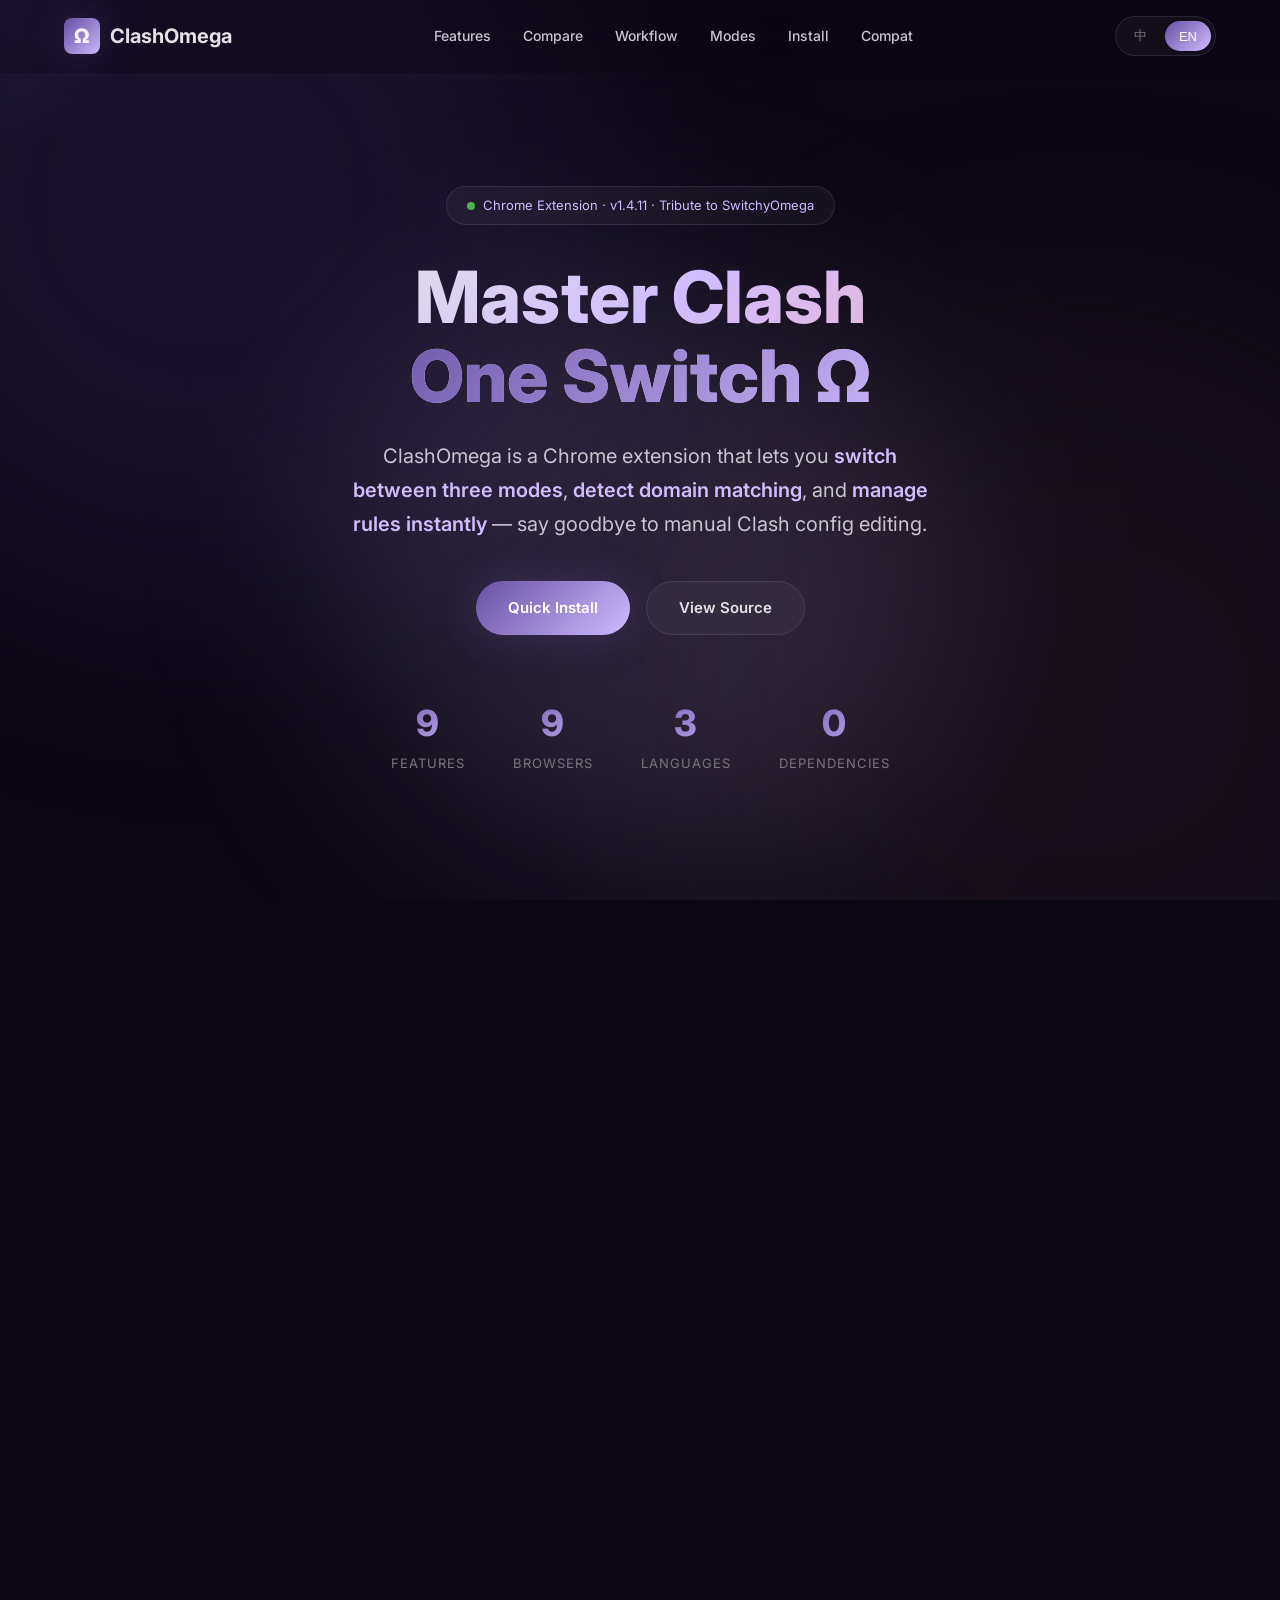
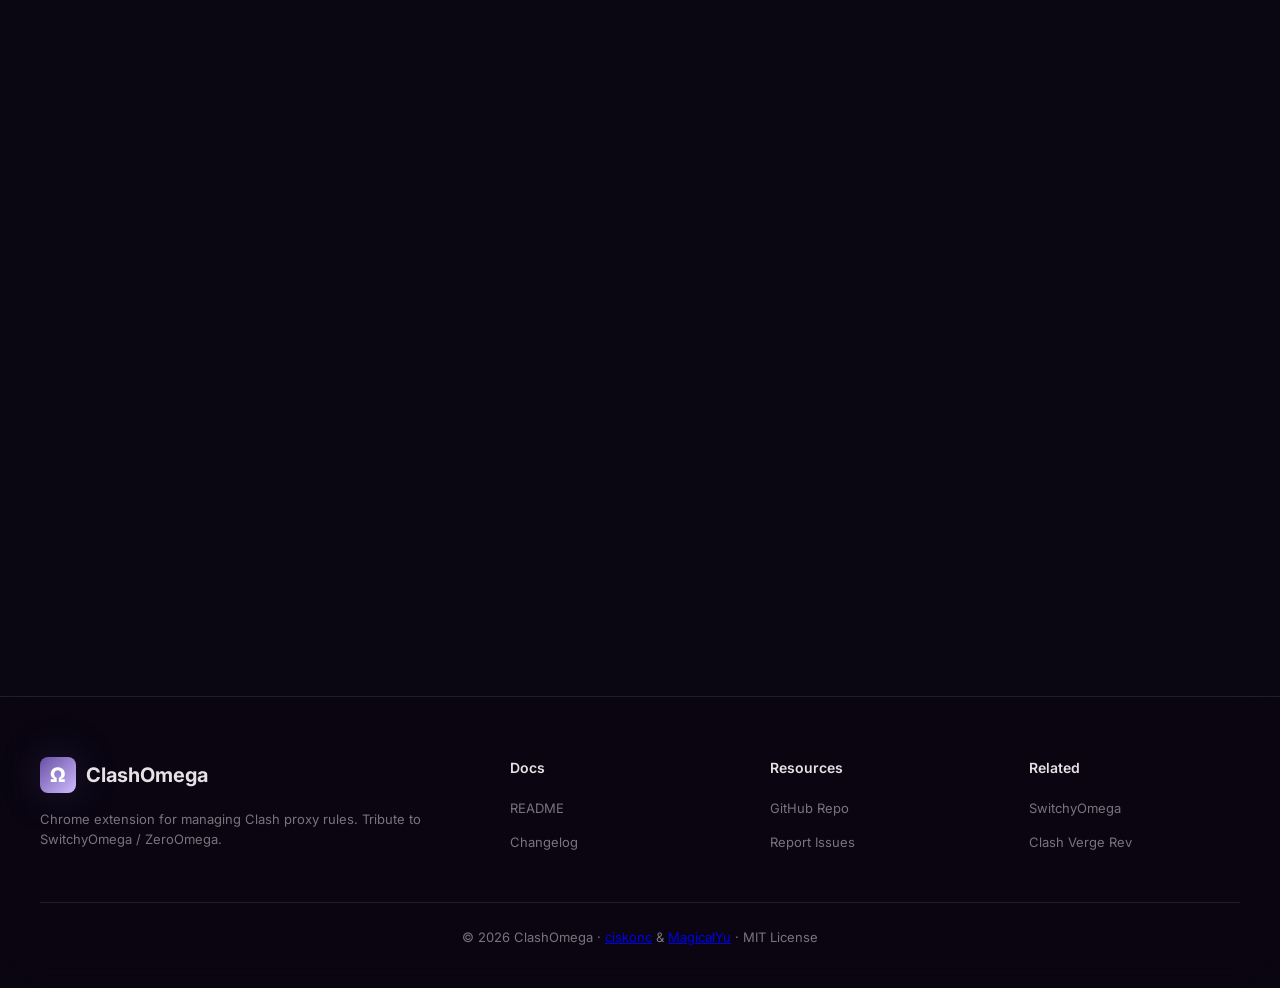
<file: docs/index.html>
<!DOCTYPE html>
<html lang="zh-CN">
<head>
  <meta charset="UTF-8">
  <meta name="viewport" content="width=device-width, initial-scale=1.0">
  <title>ClashOmega — Clash 代理规则管理扩展 | 致敬 SwitchyOmega</title>
  <meta name="description" content="ClashOmega 是一款 Chrome 浏览器扩展，用于管理 Clash 代理规则。三模式切换、域名匹配检测、快捷规则管理，致敬 SwitchyOmega / ZeroOmega。">
  <meta name="keywords" content="ClashOmega, Clash, 代理, SwitchyOmega, ZeroOmega, Chrome扩展, 浏览器扩展, 规则管理, MD3">
  <meta name="author" content="ciskonc">
  <meta name="robots" content="index, follow">

  <!-- Canonical -->
  <link rel="canonical" href="https://magicalyuyu.github.io/ClashOmega/">

  <!-- Open Graph -->
  <meta property="og:type" content="website">
  <meta property="og:title" content="ClashOmega — Clash 代理规则管理扩展">
  <meta property="og:description" content="三模式切换、域名匹配检测、快捷规则管理，致敬 SwitchyOmega / ZeroOmega">
  <meta property="og:url" content="https://magicalyuyu.github.io/ClashOmega/">
  <meta property="og:image" content="https://magicalyuyu.github.io/ClashOmega/icon-512.png">
  <meta property="og:site_name" content="ClashOmega">

  <!-- Twitter Card -->
  <meta name="twitter:card" content="summary_large_image">
  <meta name="twitter:title" content="ClashOmega — Clash 代理规则管理扩展">
  <meta name="twitter:description" content="三模式切换、域名匹配检测、快捷规则管理，致敬 SwitchyOmega / ZeroOmega">
  <meta name="twitter:image" content="https://magicalyuyu.github.io/ClashOmega/icon-512.png">

  <!-- PWA -->
  <link rel="manifest" href="manifest.json">
  <meta name="theme-color" content="#6750A4">
  <meta name="apple-mobile-web-app-capable" content="yes">
  <meta name="apple-mobile-web-app-status-bar-style" content="black-translucent">
  <meta name="apple-mobile-web-app-title" content="ClashOmega">

  <!-- Performance -->
  <link rel="preconnect" href="https://fonts.googleapis.com">
  <link rel="preconnect" href="https://fonts.gstatic.com" crossorigin>
  <link rel="stylesheet" href="https://fonts.googleapis.com/css2?family=Inter:wght@300;400;500;600;700;800&family=JetBrains+Mono:wght@400;500&display=swap" media="print" onload="this.media='all'">

  <!-- JSON-LD -->
  <script type="application/ld+json">
  {
    "@context": "https://schema.org",
    "@type": "SoftwareApplication",
    "name": "ClashOmega",
    "description": "Chrome 浏览器扩展，用于管理 Clash 代理规则。三模式切换、域名匹配检测、快捷规则管理，致敬 SwitchyOmega / ZeroOmega。",
    "applicationCategory": "BrowserExtension",
    "operatingSystem": "Windows",
    "offers": {
      "@type": "Offer",
      "price": "0",
      "priceCurrency": "USD"
    },
    "author": {
      "@type": "Person",
      "name": "ciskonc"
    }
  }
  </script>

  <style>
    /* ============ CSS 变量 ============ */
    :root {
      --md-primary: #6750A4;
      --md-primary-light: #D0BCFF;
      --md-primary-dark: #4F378B;
      --md-primary-container: #EADDFF;
      --md-tertiary: #7D5260;
      --md-tertiary-light: #EFB8C8;
      --md-surface: #0A0612;
      --md-surface-2: #15101F;
      --md-surface-3: #1E1830;
      --md-on-surface: #E6E1E5;
      --md-on-surface-variant: #CAC4D0;
      --md-outline: #49454F;
      --md-outline-variant: #79747E;
      --md-error: #B3261E;
      --md-success: #4CAF50;
      --md-warning: #FF9800;

      --bg-base: #0A0612;
      --bg-elevated: rgba(103, 80, 164, 0.08);
      --bg-glass: rgba(255, 255, 255, 0.04);
      --bg-glass-hover: rgba(255, 255, 255, 0.08);
      --border-glass: rgba(208, 188, 255, 0.12);
      --border-glass-hover: rgba(208, 188, 255, 0.25);

      --text-primary: #E6E1E5;
      --text-secondary: #CAC4D0;
      --text-muted: #79747E;

      --accent-gradient: linear-gradient(135deg, #6750A4 0%, #D0BCFF 100%);
      --accent-gradient-2: linear-gradient(135deg, #7D5260 0%, #EFB8C8 100%);
      --aurora-1: rgba(103, 80, 164, 0.35);
      --aurora-2: rgba(125, 82, 96, 0.25);
      --aurora-3: rgba(208, 188, 255, 0.15);

      --shadow-sm: 0 2px 8px rgba(0, 0, 0, 0.3);
      --shadow-md: 0 4px 16px rgba(0, 0, 0, 0.4);
      --shadow-lg: 0 8px 32px rgba(103, 80, 164, 0.15);
      --shadow-glow: 0 0 40px rgba(103, 80, 164, 0.3);

      --radius-sm: 8px;
      --radius-md: 12px;
      --radius-lg: 16px;
      --radius-xl: 24px;
      --radius-full: 9999px;

      --font-sans: 'Inter', -apple-system, BlinkMacSystemFont, 'Segoe UI', sans-serif;
      --font-mono: 'JetBrains Mono', 'Fira Code', monospace;

      --max-width: 1200px;
      --transition: 0.3s cubic-bezier(0.4, 0, 0.2, 1);
    }

    /* ============ 基础重置 ============ */
    *, *::before, *::after {
      margin: 0;
      padding: 0;
      box-sizing: border-box;
    }

    html {
      scroll-behavior: smooth;
      scroll-padding-top: 80px;
    }

    body {
      font-family: var(--font-sans);
      background: var(--bg-base);
      color: var(--text-primary);
      line-height: 1.6;
      overflow-x: hidden;
      min-height: 100vh;
    }

    /* ============ Skip to Content ============ */
    .skip-to-content {
      position: absolute;
      top: -100px;
      left: 0;
      background: var(--md-primary);
      color: #fff;
      padding: 12px 24px;
      border-radius: 0 0 var(--radius-md) 0;
      z-index: 10000;
      transition: top var(--transition);
    }
    .skip-to-content:focus { top: 0; }

    /* ============ Aurora 背景 ============ */
    .aurora-bg {
      position: fixed;
      inset: 0;
      z-index: -1;
      overflow: hidden;
      pointer-events: none;
    }
    .aurora-bg::before,
    .aurora-bg::after {
      content: '';
      position: absolute;
      width: 800px;
      height: 800px;
      border-radius: 50%;
      filter: blur(120px);
      opacity: 0.5;
      animation: aurora-float 20s ease-in-out infinite;
    }
    .aurora-bg::before {
      background: var(--aurora-1);
      top: -200px;
      left: -200px;
    }
    .aurora-bg::after {
      background: var(--aurora-2);
      bottom: -200px;
      right: -200px;
      animation-delay: -10s;
    }
    .aurora-bg .aurora-3 {
      position: absolute;
      width: 600px;
      height: 600px;
      border-radius: 50%;
      background: var(--aurora-3);
      filter: blur(100px);
      top: 30%;
      left: 50%;
      transform: translateX(-50%);
      animation: aurora-float 25s ease-in-out infinite reverse;
    }
    @keyframes aurora-float {
      0%, 100% { transform: translate(0, 0) scale(1); }
      33% { transform: translate(100px, -50px) scale(1.1); }
      66% { transform: translate(-50px, 100px) scale(0.9); }
    }

    /* ============ 鼠标光晕 ============ */
    .cursor-glow {
      position: fixed;
      width: 320px;
      height: 320px;
      border-radius: 50%;
      background: radial-gradient(circle, rgba(103, 80, 164, 0.12) 0%, transparent 70%);
      pointer-events: none;
      z-index: 9999;
      transform: translate(-50%, -50%);
      transition: opacity 0.3s;
      opacity: 0;
    }
    @media (hover: hover) {
      .cursor-glow { opacity: 1; }
    }

    /* ============ 导航栏 ============ */
    nav {
      position: fixed;
      top: 0;
      left: 0;
      right: 0;
      z-index: 1000;
      padding: 16px 0;
      transition: all var(--transition);
      background: rgba(10, 6, 18, 0.4);
      backdrop-filter: blur(20px);
      -webkit-backdrop-filter: blur(20px);
      border-bottom: 1px solid transparent;
    }
    nav.scrolled {
      background: rgba(10, 6, 18, 0.8);
      border-bottom-color: var(--border-glass);
      padding: 10px 0;
    }
    .nav-container {
      max-width: var(--max-width);
      margin: 0 auto;
      padding: 0 24px;
      display: flex;
      align-items: center;
      justify-content: space-between;
    }
    .nav-logo {
      display: flex;
      align-items: center;
      gap: 10px;
      font-size: 20px;
      font-weight: 700;
      color: var(--text-primary);
      text-decoration: none;
    }
    .nav-logo-icon {
      width: 36px;
      height: 36px;
      border-radius: var(--radius-sm);
      background: var(--accent-gradient);
      display: flex;
      align-items: center;
      justify-content: center;
      font-size: 20px;
      font-weight: 800;
      color: #fff;
      box-shadow: var(--shadow-glow);
    }
    .nav-links {
      display: flex;
      gap: 32px;
      align-items: center;
    }
    .nav-links a {
      color: var(--text-secondary);
      text-decoration: none;
      font-size: 14px;
      font-weight: 500;
      transition: color var(--transition);
    }
    .nav-links a:hover { color: var(--md-primary-light); }

    .nav-actions {
      display: flex;
      align-items: center;
      gap: 16px;
    }
    .lang-switch {
      display: flex;
      gap: 4px;
      background: var(--bg-glass);
      border: 1px solid var(--border-glass);
      border-radius: var(--radius-full);
      padding: 4px;
    }
    .lang-btn {
      padding: 6px 14px;
      border: none;
      background: transparent;
      color: var(--text-muted);
      font-size: 13px;
      font-weight: 500;
      border-radius: var(--radius-full);
      cursor: pointer;
      transition: all var(--transition);
    }
    .lang-btn.active {
      background: var(--accent-gradient);
      color: #fff;
    }
    .nav-toggle {
      display: none;
      background: none;
      border: none;
      color: var(--text-primary);
      font-size: 24px;
      cursor: pointer;
    }

    /* ============ Hero ============ */
    .hero {
      min-height: 100vh;
      display: flex;
      align-items: center;
      justify-content: center;
      text-align: center;
      padding: 120px 24px 60px;
      position: relative;
    }
    .hero-content {
      max-width: 800px;
    }
    .hero-badge {
      display: inline-flex;
      align-items: center;
      gap: 8px;
      padding: 8px 20px;
      background: var(--bg-glass);
      border: 1px solid var(--border-glass);
      border-radius: var(--radius-full);
      font-size: 13px;
      color: var(--md-primary-light);
      margin-bottom: 32px;
      backdrop-filter: blur(10px);
    }
    .hero-badge .dot {
      width: 8px;
      height: 8px;
      border-radius: 50%;
      background: var(--md-success);
      animation: pulse 2s infinite;
    }
    @keyframes pulse {
      0%, 100% { opacity: 1; transform: scale(1); }
      50% { opacity: 0.6; transform: scale(1.2); }
    }
    .hero-title {
      font-size: clamp(40px, 6vw, 72px);
      font-weight: 800;
      line-height: 1.1;
      margin-bottom: 24px;
      background: linear-gradient(135deg, #E6E1E5 0%, #D0BCFF 50%, #EFB8C8 100%);
      -webkit-background-clip: text;
      -webkit-text-fill-color: transparent;
      background-clip: text;
    }
    .hero-title .accent {
      display: block;
      background: var(--accent-gradient);
      -webkit-background-clip: text;
      -webkit-text-fill-color: transparent;
      background-clip: text;
    }
    .hero-subtitle {
      font-size: clamp(16px, 2vw, 20px);
      color: var(--text-secondary);
      max-width: 600px;
      margin: 0 auto 40px;
      line-height: 1.7;
    }
    .hero-subtitle strong {
      color: var(--md-primary-light);
      font-weight: 600;
    }
    .hero-cta {
      display: flex;
      gap: 16px;
      justify-content: center;
      flex-wrap: wrap;
      margin-bottom: 60px;
    }
    .btn {
      display: inline-flex;
      align-items: center;
      gap: 8px;
      padding: 14px 32px;
      border-radius: var(--radius-full);
      font-size: 15px;
      font-weight: 600;
      text-decoration: none;
      transition: all var(--transition);
      cursor: pointer;
      border: none;
    }
    .btn-primary {
      background: var(--accent-gradient);
      color: #fff;
      box-shadow: var(--shadow-glow);
    }
    .btn-primary:hover {
      transform: translateY(-2px);
      box-shadow: 0 0 60px rgba(103, 80, 164, 0.5);
    }
    .btn-secondary {
      background: var(--bg-glass);
      color: var(--text-primary);
      border: 1px solid var(--border-glass);
      backdrop-filter: blur(10px);
    }
    .btn-secondary:hover {
      background: var(--bg-glass-hover);
      border-color: var(--border-glass-hover);
    }
    .hero-stats {
      display: flex;
      gap: 48px;
      justify-content: center;
      flex-wrap: wrap;
    }
    .stat-item {
      text-align: center;
    }
    .stat-number {
      font-size: 36px;
      font-weight: 800;
      background: var(--accent-gradient);
      -webkit-background-clip: text;
      -webkit-text-fill-color: transparent;
      background-clip: text;
    }
    .stat-label {
      font-size: 13px;
      color: var(--text-muted);
      text-transform: uppercase;
      letter-spacing: 1px;
    }

    /* ============ Section 通用 ============ */
    .section {
      padding: 100px 24px;
      max-width: var(--max-width);
      margin: 0 auto;
    }
    .section-header {
      text-align: center;
      margin-bottom: 64px;
    }
    .section-tag {
      display: inline-block;
      font-size: 12px;
      font-weight: 600;
      letter-spacing: 2px;
      text-transform: uppercase;
      color: var(--md-primary-light);
      margin-bottom: 16px;
    }
    .section-title {
      font-size: clamp(28px, 4vw, 42px);
      font-weight: 700;
      margin-bottom: 16px;
      line-height: 1.2;
    }
    .section-title .accent {
      background: var(--accent-gradient);
      -webkit-background-clip: text;
      -webkit-text-fill-color: transparent;
      background-clip: text;
    }
    .section-desc {
      font-size: 16px;
      color: var(--text-secondary);
      max-width: 600px;
      margin: 0 auto;
    }

    /* ============ 功能卡片 ============ */
    .features-grid {
      display: grid;
      grid-template-columns: repeat(auto-fill, minmax(280px, 1fr));
      gap: 24px;
    }
    .feature-card {
      background: var(--bg-glass);
      border: 1px solid var(--border-glass);
      border-radius: var(--radius-lg);
      padding: 32px 24px;
      backdrop-filter: blur(10px);
      transition: all var(--transition);
      position: relative;
      overflow: hidden;
    }
    .feature-card::before {
      content: '';
      position: absolute;
      top: 0;
      left: 0;
      right: 0;
      height: 2px;
      background: var(--accent-gradient);
      opacity: 0;
      transition: opacity var(--transition);
    }
    .feature-card:hover {
      transform: translateY(-4px);
      border-color: var(--border-glass-hover);
      background: var(--bg-glass-hover);
      box-shadow: var(--shadow-lg);
    }
    .feature-card:hover::before { opacity: 1; }
    .feature-icon {
      font-size: 32px;
      margin-bottom: 16px;
      display: inline-block;
    }
    .feature-title {
      font-size: 18px;
      font-weight: 600;
      margin-bottom: 8px;
    }
    .feature-desc {
      font-size: 14px;
      color: var(--text-secondary);
      line-height: 1.6;
    }

    /* ============ 对比 ============ */
    .compare-grid {
      display: grid;
      grid-template-columns: 1fr 1fr;
      gap: 32px;
    }
    .compare-col {
      border-radius: var(--radius-lg);
      padding: 32px;
      border: 1px solid var(--border-glass);
    }
    .compare-col.before {
      background: rgba(179, 38, 30, 0.05);
      border-color: rgba(179, 38, 30, 0.15);
    }
    .compare-col.after {
      background: rgba(103, 80, 164, 0.08);
      border-color: rgba(103, 80, 164, 0.2);
    }
    .compare-header {
      display: flex;
      align-items: center;
      gap: 12px;
      margin-bottom: 24px;
    }
    .compare-emoji { font-size: 28px; }
    .compare-title {
      font-size: 20px;
      font-weight: 600;
    }
    .chat-bubble {
      padding: 12px 16px;
      border-radius: var(--radius-md);
      margin-bottom: 12px;
      font-size: 14px;
      animation: fadeInUp 0.5s ease forwards;
      opacity: 0;
    }
    .chat-bubble.user {
      background: var(--bg-glass);
      border: 1px solid var(--border-glass);
    }
    .chat-bubble.bot-cold {
      background: rgba(179, 38, 30, 0.08);
      border: 1px solid rgba(179, 38, 30, 0.15);
      color: var(--text-muted);
    }
    .chat-bubble.bot-warm {
      background: rgba(103, 80, 164, 0.12);
      border: 1px solid rgba(103, 80, 164, 0.2);
    }
    .chat-meta {
      font-size: 11px;
      color: var(--text-muted);
      margin-bottom: 4px;
    }
    @keyframes fadeInUp {
      from { opacity: 0; transform: translateY(10px); }
      to { opacity: 1; transform: translateY(0); }
    }

    /* ============ 流程 ============ */
    .flow-container {
      display: grid;
      grid-template-columns: repeat(4, 1fr);
      gap: 16px;
    }
    .flow-step {
      background: var(--bg-glass);
      border: 1px solid var(--border-glass);
      border-radius: var(--radius-lg);
      padding: 24px;
      text-align: center;
      position: relative;
      backdrop-filter: blur(10px);
    }
    .flow-number {
      width: 40px;
      height: 40px;
      border-radius: 50%;
      background: var(--accent-gradient);
      color: #fff;
      font-size: 16px;
      font-weight: 700;
      display: flex;
      align-items: center;
      justify-content: center;
      margin: 0 auto 16px;
    }
    .flow-icon { font-size: 28px; margin-bottom: 12px; }
    .flow-title {
      font-size: 15px;
      font-weight: 600;
      margin-bottom: 8px;
    }
    .flow-desc {
      font-size: 13px;
      color: var(--text-secondary);
    }

    /* ============ 模式切换 ============ */
    .modes-grid {
      display: grid;
      grid-template-columns: repeat(3, 1fr);
      gap: 24px;
    }
    .mode-card {
      background: var(--bg-glass);
      border: 1px solid var(--border-glass);
      border-radius: var(--radius-lg);
      padding: 32px 24px;
      text-align: center;
      backdrop-filter: blur(10px);
      transition: all var(--transition);
    }
    .mode-card:hover {
      border-color: var(--border-glass-hover);
      transform: translateY(-4px);
    }
    .mode-icon {
      width: 64px;
      height: 64px;
      border-radius: var(--radius-md);
      display: flex;
      align-items: center;
      justify-content: center;
      font-size: 32px;
      margin: 0 auto 20px;
    }
    .mode-icon.system { background: rgba(76, 175, 80, 0.15); }
    .mode-icon.direct { background: rgba(255, 152, 0, 0.15); }
    .mode-icon.clash { background: rgba(103, 80, 164, 0.15); }
    .mode-title {
      font-size: 18px;
      font-weight: 600;
      margin-bottom: 8px;
    }
    .mode-desc {
      font-size: 14px;
      color: var(--text-secondary);
    }

    /* ============ 安装 ============ */
    .install-grid {
      display: grid;
      grid-template-columns: repeat(3, 1fr);
      gap: 24px;
    }
    .install-step {
      background: var(--bg-glass);
      border: 1px solid var(--border-glass);
      border-radius: var(--radius-lg);
      padding: 32px 24px;
      backdrop-filter: blur(10px);
    }
    .install-number {
      font-size: 48px;
      font-weight: 800;
      background: var(--accent-gradient);
      -webkit-background-clip: text;
      -webkit-text-fill-color: transparent;
      background-clip: text;
      margin-bottom: 16px;
    }
    .install-title {
      font-size: 17px;
      font-weight: 600;
      margin-bottom: 8px;
    }
    .install-desc {
      font-size: 14px;
      color: var(--text-secondary);
      word-break: break-all;
    }
    .install-code {
      margin-top: 12px;
      padding: 12px 16px;
      background: var(--md-surface-2);
      border-radius: var(--radius-sm);
      font-family: var(--font-mono);
      font-size: 12px;
      color: var(--md-primary-light);
      overflow-x: auto;
    }

    /* ============ 兼容性 ============ */
    .compat-grid {
      display: grid;
      grid-template-columns: repeat(3, 1fr);
      gap: 24px;
    }
    .compat-card {
      background: var(--bg-glass);
      border: 1px solid var(--border-glass);
      border-radius: var(--radius-lg);
      padding: 32px 24px;
      text-align: center;
      backdrop-filter: blur(10px);
    }
    .compat-icon { font-size: 36px; margin-bottom: 16px; }
    .compat-title {
      font-size: 16px;
      font-weight: 600;
      margin-bottom: 12px;
    }
    .compat-list {
      list-style: none;
      font-size: 13px;
      color: var(--text-secondary);
    }
    .compat-list li {
      padding: 4px 0;
    }

    /* ============ Footer ============ */
    footer {
      padding: 60px 24px 40px;
      border-top: 1px solid var(--border-glass);
      background: rgba(10, 6, 18, 0.6);
      backdrop-filter: blur(20px);
    }
    .footer-container {
      max-width: var(--max-width);
      margin: 0 auto;
      display: grid;
      grid-template-columns: 2fr 1fr 1fr 1fr;
      gap: 48px;
      margin-bottom: 40px;
    }
    .footer-brand .nav-logo { margin-bottom: 16px; }
    .footer-desc {
      font-size: 13px;
      color: var(--text-muted);
      line-height: 1.6;
    }
    .footer-col h4 {
      font-size: 14px;
      font-weight: 600;
      margin-bottom: 16px;
      color: var(--text-primary);
    }
    .footer-col ul {
      list-style: none;
    }
    .footer-col li {
      margin-bottom: 8px;
    }
    .footer-col a {
      font-size: 13px;
      color: var(--text-muted);
      text-decoration: none;
      transition: color var(--transition);
    }
    .footer-col a:hover { color: var(--md-primary-light); }
    .footer-bottom {
      max-width: var(--max-width);
      margin: 0 auto;
      padding-top: 24px;
      border-top: 1px solid var(--border-glass);
      text-align: center;
      font-size: 13px;
      color: var(--text-muted);
    }

    /* ============ 滚动入场 ============ */
    .reveal {
      opacity: 0;
      transform: translateY(40px) scale(0.96);
      transition: opacity 0.8s ease, transform 0.8s ease;
    }
    .reveal.visible {
      opacity: 1;
      transform: translateY(0) scale(1);
    }

    /* ============ 响应式 ============ */
    @media (max-width: 768px) {
      .nav-links { display: none; }
      .nav-toggle { display: block; }
      .nav-links.open {
        display: flex;
        position: absolute;
        top: 100%;
        left: 0;
        right: 0;
        flex-direction: column;
        background: rgba(10, 6, 18, 0.95);
        padding: 24px;
        gap: 16px;
        border-bottom: 1px solid var(--border-glass);
      }
      .compare-grid { grid-template-columns: 1fr; }
      .flow-container { grid-template-columns: 1fr 1fr; }
      .modes-grid { grid-template-columns: 1fr; }
      .install-grid { grid-template-columns: 1fr; }
      .compat-grid { grid-template-columns: 1fr; }
      .footer-container { grid-template-columns: 1fr; gap: 32px; }
      .hero-stats { gap: 24px; }
    }
  </style>
</head>
<body>
  <a href="#main-content" class="skip-to-content">Skip to content</a>
  <div class="aurora-bg" aria-hidden="true">
    <div class="aurora-3"></div>
  </div>
  <div class="cursor-glow" aria-hidden="true"></div>

  <!-- 导航 -->
  <nav>
    <div class="nav-container">
      <a href="#" class="nav-logo">
        <div class="nav-logo-icon">Ω</div>
        <span>ClashOmega</span>
      </a>
      <div class="nav-links" id="navLinks">
        <a href="#features" data-i18n="nav_features">功能</a>
        <a href="#compare" data-i18n="nav_compare">对比</a>
        <a href="#flow" data-i18n="nav_flow">流程</a>
        <a href="#modes" data-i18n="nav_modes">模式</a>
        <a href="#install" data-i18n="nav_install">安装</a>
        <a href="#compat" data-i18n="nav_compat">兼容</a>
      </div>
      <div class="nav-actions">
        <div class="lang-switch">
          <button class="lang-btn active" data-lang="zh">中</button>
          <button class="lang-btn" data-lang="en">EN</button>
        </div>
        <button class="nav-toggle" id="navToggle" aria-label="Menu">☰</button>
      </div>
    </div>
  </nav>

  <!-- Hero -->
  <section class="hero" id="main-content">
    <div class="hero-content">
      <div class="hero-badge">
        <span class="dot"></span>
        <span data-i18n="hero_badge">Chrome 扩展 · v1.4.11 · 致敬 SwitchyOmega</span>
      </div>
      <h1 class="hero-title">
        <span data-i18n="hero_title_1">掌控 Clash</span>
        <span class="accent" data-i18n="hero_title_2">一键切换 Ω</span>
      </h1>
      <p class="hero-subtitle" data-i18n="hero_subtitle">
        ClashOmega 是一款 Chrome 浏览器扩展，让你<strong>三模式切换</strong>、<strong>域名匹配检测</strong>、<strong>快捷规则管理</strong>，告别繁琐的 Clash 配置文件手动编辑。
      </p>
      <div class="hero-cta">
        <a href="#install" class="btn btn-primary" data-i18n="hero_cta_install">立即安装</a>
        <a href="https://github.com/ciskonc/ClashOmega" target="_blank" rel="noopener" class="btn btn-secondary" data-i18n="hero_cta_source">查看源码</a>
      </div>
      <div class="hero-stats">
        <div class="stat-item">
          <div class="stat-number" data-target="9">0</div>
          <div class="stat-label" data-i18n="stat_features">功能特性</div>
        </div>
        <div class="stat-item">
          <div class="stat-number" data-target="9">0</div>
          <div class="stat-label" data-i18n="stat_browsers">浏览器</div>
        </div>
        <div class="stat-item">
          <div class="stat-number" data-target="3">0</div>
          <div class="stat-label" data-i18n="stat_languages">语言</div>
        </div>
        <div class="stat-item">
          <div class="stat-number" data-target="0">0</div>
          <div class="stat-label" data-i18n="stat_deps">依赖</div>
        </div>
      </div>
    </div>
  </section>

  <!-- 功能 -->
  <section class="section" id="features">
    <div class="section-header reveal">
      <span class="section-tag">FEATURES</span>
      <h2 class="section-title" data-i18n="features_title">九大核心<span class="accent">功能亮点</span></h2>
      <p class="section-desc" data-i18n="features_desc">从模式切换到规则管理，ClashOmega 让代理控制变得简单直观</p>
    </div>
    <div class="features-grid">
      <div class="feature-card reveal">
        <div class="feature-icon">🔄</div>
        <h3 class="feature-title" data-i18n="f1_title">三模式切换</h3>
        <p class="feature-desc" data-i18n="f1_desc">系统代理 → 直连 → Clash 代理，一键切换，图标颜色实时变化</p>
      </div>
      <div class="feature-card reveal">
        <div class="feature-icon">🔍</div>
        <h3 class="feature-title" data-i18n="f2_title">域名匹配检测</h3>
        <p class="feature-desc" data-i18n="f2_desc">检测当前域名匹配的 Clash 规则，显示匹配的分组和策略</p>
      </div>
      <div class="feature-card reveal">
        <div class="feature-icon">⚡</div>
        <h3 class="feature-title" data-i18n="f3_title">快捷添加规则</h3>
        <p class="feature-desc" data-i18n="f3_desc">将当前域名一键添加到代理组，动态获取 Clash 代理组列表</p>
      </div>
      <div class="feature-card reveal">
        <div class="feature-icon">🧠</div>
        <h3 class="feature-title" data-i18n="f4_title">智能域名分组</h3>
        <p class="feature-desc" data-i18n="f4_desc">检测页面所有域名，自动分组建议（如 i1.art.com, i2.art.com → *.art.com）</p>
      </div>
      <div class="feature-card reveal">
        <div class="feature-icon">📊</div>
        <h3 class="feature-title" data-i18n="f5_title">系统代理状态</h3>
        <p class="feature-desc" data-i18n="f5_desc">实时显示 Windows 系统代理状态，通过 Native Host 读取注册表</p>
      </div>
      <div class="feature-card reveal">
        <div class="feature-icon">📝</div>
        <h3 class="feature-title" data-i18n="f6_title">规则管理</h3>
        <p class="feature-desc" data-i18n="f6_desc">查看、添加、删除 Clash YAML 配置文件中的规则，增删后自动热重载</p>
      </div>
      <div class="feature-card reveal">
        <div class="feature-icon">🔥</div>
        <h3 class="feature-title" data-i18n="f7_title">重启 Clash</h3>
        <p class="feature-desc" data-i18n="f7_desc">一键将 profile 规则同步到 Clash Verge Rev 快照文件并重启内核</p>
      </div>
      <div class="feature-card reveal">
        <div class="feature-icon">🌍</div>
        <h3 class="feature-title" data-i18n="f8_title">多语言</h3>
        <p class="feature-desc" data-i18n="f8_desc">简体中文 / English / 日本語，三语言无缝切换</p>
      </div>
      <div class="feature-card reveal">
        <div class="feature-icon">🎨</div>
        <h3 class="feature-title" data-i18n="f9_title">Material Design 3</h3>
        <p class="feature-desc" data-i18n="f9_desc">Google MD3 设计风格，支持亮色/暗色/玻璃拟态多主题</p>
      </div>
    </div>
  </section>

  <!-- 对比 -->
  <section class="section" id="compare">
    <div class="section-header reveal">
      <span class="section-tag">COMPARISON</span>
      <h2 class="section-title" data-i18n="compare_title">没有 Omega vs <span class="accent">有了 Omega</span></h2>
      <p class="section-desc" data-i18n="compare_desc">同样是 Clash 用户，体验完全不同</p>
    </div>
    <div class="compare-grid">
      <div class="compare-col before reveal">
        <div class="compare-header">
          <span class="compare-emoji">😫</span>
          <h3 class="compare-title" data-i18n="compare_before_title">没有 ClashOmega</h3>
        </div>
        <div class="chat-bubble user">
          <div class="chat-meta" data-i18n="compare_b1_meta">用户</div>
          <span data-i18n="compare_b1_text">这个网站怎么打不开？是不是代理没开？</span>
        </div>
        <div class="chat-bubble bot-cold">
          <div class="chat-meta" data-i18n="compare_b2_meta">操作</div>
          <span data-i18n="compare_b2_text">打开系统设置 → 检查代理 → 打开 Clash → 翻日志 → 还是不确定</span>
        </div>
        <div class="chat-bubble user">
          <div class="chat-meta" data-i18n="compare_b3_meta">用户</div>
          <span data-i18n="compare_b3_text">到底走没走代理啊？</span>
        </div>
        <div class="chat-bubble bot-cold">
          <div class="chat-meta" data-i18n="compare_b4_meta">结果</div>
          <span data-i18n="compare_b4_text">来回切换试 → 可能忘了切回来 → 其他网站也受影响</span>
        </div>
      </div>
      <div class="compare-col after reveal">
        <div class="compare-header">
          <span class="compare-emoji">😎</span>
          <h3 class="compare-title" data-i18n="compare_after_title">有了 ClashOmega</h3>
        </div>
        <div class="chat-bubble user">
          <div class="chat-meta" data-i18n="compare_a1_meta">用户</div>
          <span data-i18n="compare_a1_text">这个网站怎么打不开？是不是代理没开？</span>
        </div>
        <div class="chat-bubble bot-warm">
          <div class="chat-meta" data-i18n="compare_a2_meta">ClashOmega</div>
          <span data-i18n="compare_a2_text">[代理状态] 系统代理已开启 → [域名检测] 当前域名匹配规则：Proxy</span>
        </div>
        <div class="chat-bubble user">
          <div class="chat-meta" data-i18n="compare_a3_meta">用户</div>
          <span data-i18n="compare_a3_text">那换个模式试试</span>
        </div>
        <div class="chat-bubble bot-warm">
          <div class="chat-meta" data-i18n="compare_a4_meta">ClashOmega</div>
          <span data-i18n="compare_a4_text">[一键切换] 已切换到 Clash 代理模式，当前域名将通过代理访问</span>
        </div>
      </div>
    </div>
  </section>

  <!-- 流程 -->
  <section class="section" id="flow">
    <div class="section-header reveal">
      <span class="section-tag">WORKFLOW</span>
      <h2 class="section-title" data-i18n="flow_title">规则匹配<span class="accent">处理流程</span></h2>
      <p class="section-desc" data-i18n="flow_desc">从打开网页到规则生效，全程自动化</p>
    </div>
    <div class="flow-container">
      <div class="flow-step reveal">
        <div class="flow-number">1</div>
        <div class="flow-icon">🌐</div>
        <h3 class="flow-title" data-i18n="flow_1_title">打开网页</h3>
        <p class="flow-desc" data-i18n="flow_1_desc">浏览器加载页面，扩展自动检测当前域名</p>
      </div>
      <div class="flow-step reveal">
        <div class="flow-number">2</div>
        <div class="flow-icon">🔍</div>
        <h3 class="flow-title" data-i18n="flow_2_title">域名匹配</h3>
        <p class="flow-desc" data-i18n="flow_2_desc">本地规则匹配 + Clash API 回退查询</p>
      </div>
      <div class="flow-step reveal">
        <div class="flow-number">3</div>
        <div class="flow-icon">⚡</div>
        <h3 class="flow-title" data-i18n="flow_3_title">一键添加</h3>
        <p class="flow-desc" data-i18n="flow_3_desc">选择代理组，规则自动写入 YAML 或扩展脚本</p>
      </div>
      <div class="flow-step reveal">
        <div class="flow-number">4</div>
        <div class="flow-icon">✅</div>
        <h3 class="flow-title" data-i18n="flow_4_title">热重载</h3>
        <p class="flow-desc" data-i18n="flow_4_desc">自动通过 Clash API 热重载，500ms 防抖</p>
      </div>
    </div>
  </section>

  <!-- 模式 -->
  <section class="section" id="modes">
    <div class="section-header reveal">
      <span class="section-tag">MODES</span>
      <h2 class="section-title" data-i18n="modes_title">三种代理<span class="accent">模式切换</span></h2>
      <p class="section-desc" data-i18n="modes_desc">一键切换，图标颜色实时变化，状态一目了然</p>
    </div>
    <div class="modes-grid">
      <div class="mode-card reveal">
        <div class="mode-icon system">🖥️</div>
        <h3 class="mode-title" data-i18n="mode_1_title">系统代理</h3>
        <p class="mode-desc" data-i18n="mode_1_desc">使用 Windows 系统代理设置，兼容所有应用</p>
      </div>
      <div class="mode-card reveal">
        <div class="mode-icon direct">📡</div>
        <h3 class="mode-title" data-i18n="mode_2_title">直连</h3>
        <p class="mode-desc" data-i18n="mode_2_desc">不走任何代理，直接连接，适合内网或国内站点</p>
      </div>
      <div class="mode-card reveal">
        <div class="mode-icon clash">⚡</div>
        <h3 class="mode-title" data-i18n="mode_3_title">Clash 代理</h3>
        <p class="mode-desc" data-i18n="mode_3_desc">通过 Clash 内核代理，规则匹配，灵活控制</p>
      </div>
    </div>
  </section>

  <!-- 安装 -->
  <section class="section" id="install">
    <div class="section-header reveal">
      <span class="section-tag">INSTALL</span>
      <h2 class="section-title" data-i18n="install_title">三步<span class="accent">快速安装</span></h2>
      <p class="section-desc" data-i18n="install_desc">加载扩展 + 安装 Native Host + 配置 API，即可使用</p>
    </div>
    <div class="install-grid">
      <div class="install-step reveal">
        <div class="install-number">1</div>
        <h3 class="install-title" data-i18n="install_1_title">加载扩展</h3>
        <p class="install-desc" data-i18n="install_1_desc">打开 chrome://extensions/，开启开发者模式，加载 extension/ 目录</p>
      </div>
      <div class="install-step reveal">
        <div class="install-number">2</div>
        <h3 class="install-title" data-i18n="install_2_title">安装 Native Host</h3>
        <p class="install-desc" data-i18n="install_2_desc">右键运行 install.ps1，粘贴扩展 ID，完成注册</p>
      </div>
      <div class="install-step reveal">
        <div class="install-number">3</div>
        <h3 class="install-title" data-i18n="install_3_title">配置 API</h3>
        <p class="install-desc" data-i18n="install_3_desc">点击扩展图标 → 设置，填写 Clash API 地址和密钥</p>
      </div>
    </div>
  </section>

  <!-- 兼容性 -->
  <section class="section" id="compat">
    <div class="section-header reveal">
      <span class="section-tag">COMPATIBILITY</span>
      <h2 class="section-title" data-i18n="compat_title">广泛<span class="accent">兼容性</span></h2>
      <p class="section-desc" data-i18n="compat_desc">支持主流 Chromium 浏览器，基于 Clash Verge Rev 开发</p>
    </div>
    <div class="compat-grid">
      <div class="compat-card reveal">
        <div class="compat-icon">🌐</div>
        <h3 class="compat-title" data-i18n="compat_1_title">浏览器</h3>
        <ul class="compat-list">
          <li>Google Chrome</li>
          <li>Microsoft Edge</li>
          <li>Brave / Opera / Vivaldi</li>
          <li>360 / QQ 等</li>
        </ul>
      </div>
      <div class="compat-card reveal">
        <div class="compat-icon">⚙️</div>
        <h3 class="compat-title" data-i18n="compat_2_title">代理内核</h3>
        <ul class="compat-list">
          <li>Clash Verge Rev（推荐）</li>
          <li>Mihomo 内核</li>
          <li>其他 Clash 内核（未测试）</li>
        </ul>
      </div>
      <div class="compat-card reveal">
        <div class="compat-icon">💻</div>
        <h3 class="compat-title" data-i18n="compat_3_title">操作系统</h3>
        <ul class="compat-list">
          <li>Windows 10/11</li>
          <li>需 PowerShell 5.1+</li>
          <li>macOS/Linux 暂不支持</li>
        </ul>
      </div>
    </div>
  </section>

  <!-- Footer -->
  <footer>
    <div class="footer-container">
      <div class="footer-brand">
        <a href="#" class="nav-logo">
          <div class="nav-logo-icon">Ω</div>
          <span>ClashOmega</span>
        </a>
        <p class="footer-desc" data-i18n="footer_desc">Chrome 浏览器扩展，用于管理 Clash 代理规则。致敬 SwitchyOmega / ZeroOmega。</p>
      </div>
      <div class="footer-col">
        <h4 data-i18n="footer_docs">文档</h4>
        <ul>
          <li><a href="https://github.com/ciskonc/ClashOmega#readme" target="_blank" rel="noopener" data-i18n="footer_readme">README</a></li>
          <li><a href="https://github.com/ciskonc/ClashOmega/releases" target="_blank" rel="noopener" data-i18n="footer_changelog">版本历史</a></li>
        </ul>
      </div>
      <div class="footer-col">
        <h4 data-i18n="footer_resources">资源</h4>
        <ul>
          <li><a href="https://github.com/ciskonc/ClashOmega" target="_blank" rel="noopener" data-i18n="footer_github">GitHub 仓库</a></li>
          <li><a href="https://github.com/ciskonc/ClashOmega/issues" target="_blank" rel="noopener" data-i18n="footer_issues">问题反馈</a></li>
        </ul>
      </div>
      <div class="footer-col">
        <h4 data-i18n="footer_related">相关</h4>
        <ul>
          <li><a href="https://github.com/FelisCatus/SwitchyOmega" target="_blank" rel="noopener">SwitchyOmega</a></li>
          <li><a href="https://github.com/clash-verge-rev/clash-verge-rev" target="_blank" rel="noopener">Clash Verge Rev</a></li>
        </ul>
      </div>
    </div>
    <div class="footer-bottom">
      <span data-i18n="footer_copy">© 2026 ClashOmega · <a href="https://github.com/ciskonc" target="_blank" rel="noopener">ciskonc</a> & <a href="https://github.com/MagicalYuYu" target="_blank" rel="noopener">MagicalYu</a> · MIT License</span>
    </div>
  </footer>

  <script>
    // ===== i18n 国际化系统 =====
    const i18n = {
      zh: {
        doc_title: 'ClashOmega — Clash 代理规则管理扩展 | 致敬 SwitchyOmega',
        nav_features: '功能', nav_compare: '对比', nav_flow: '流程',
        nav_modes: '模式', nav_install: '安装', nav_compat: '兼容',
        hero_badge: 'Chrome 扩展 · v1.4.11 · 致敬 SwitchyOmega',
        hero_title_1: '掌控 Clash', hero_title_2: '一键切换 Ω',
        hero_subtitle: 'ClashOmega 是一款 Chrome 浏览器扩展，让你<strong>三模式切换</strong>、<strong>域名匹配检测</strong>、<strong>快捷规则管理</strong>，告别繁琐的 Clash 配置文件手动编辑。',
        stat_features: '功能特性', stat_browsers: '浏览器', stat_languages: '语言', stat_deps: '依赖',
        hero_cta_install: '立即安装', hero_cta_source: '查看源码',
        features_title: '九大核心<span class="accent">功能亮点</span>',
        features_desc: '从模式切换到规则管理，ClashOmega 让代理控制变得简单直观',
        f1_title: '三模式切换', f1_desc: '系统代理 → 直连 → Clash 代理，一键切换，图标颜色实时变化',
        f2_title: '域名匹配检测', f2_desc: '检测当前域名匹配的 Clash 规则，显示匹配的分组和策略',
        f3_title: '快捷添加规则', f3_desc: '将当前域名一键添加到代理组，动态获取 Clash 代理组列表',
        f4_title: '智能域名分组', f4_desc: '检测页面所有域名，自动分组建议（如 i1.art.com, i2.art.com → *.art.com）',
        f5_title: '系统代理状态', f5_desc: '实时显示 Windows 系统代理状态，通过 Native Host 读取注册表',
        f6_title: '规则管理', f6_desc: '查看、添加、删除 Clash YAML 配置文件中的规则，增删后自动热重载',
        f7_title: '重启 Clash', f7_desc: '一键将 profile 规则同步到 Clash Verge Rev 快照文件并重启内核',
        f8_title: '多语言', f8_desc: '简体中文 / English / 日本語，三语言无缝切换',
        f9_title: 'Material Design 3', f9_desc: 'Google MD3 设计风格，支持亮色/暗色/玻璃拟态多主题',
        compare_title: '没有 Omega vs <span class="accent">有了 Omega</span>',
        compare_desc: '同样是 Clash 用户，体验完全不同',
        compare_before_title: '没有 ClashOmega', compare_after_title: '有了 ClashOmega',
        compare_b1_meta: '用户', compare_b1_text: '这个网站怎么打不开？是不是代理没开？',
        compare_b2_meta: '操作', compare_b2_text: '打开系统设置 → 检查代理 → 打开 Clash → 翻日志 → 还是不确定',
        compare_b3_meta: '用户', compare_b3_text: '到底走没走代理啊？',
        compare_b4_meta: '结果', compare_b4_text: '来回切换试 → 可能忘了切回来 → 其他网站也受影响',
        compare_a1_meta: '用户', compare_a1_text: '这个网站怎么打不开？是不是代理没开？',
        compare_a2_meta: 'ClashOmega', compare_a2_text: '[代理状态] 系统代理已开启 → [域名检测] 当前域名匹配规则：Proxy',
        compare_a3_meta: '用户', compare_a3_text: '那换个模式试试',
        compare_a4_meta: 'ClashOmega', compare_a4_text: '[一键切换] 已切换到 Clash 代理模式，当前域名将通过代理访问',
        flow_title: '规则匹配<span class="accent">处理流程</span>',
        flow_desc: '从打开网页到规则生效，全程自动化',
        flow_1_title: '打开网页', flow_1_desc: '浏览器加载页面，扩展自动检测当前域名',
        flow_2_title: '域名匹配', flow_2_desc: '本地规则匹配 + Clash API 回退查询',
        flow_3_title: '一键添加', flow_3_desc: '选择代理组，规则自动写入 YAML 或扩展脚本',
        flow_4_title: '热重载', flow_4_desc: '自动通过 Clash API 热重载，500ms 防抖',
        modes_title: '三种代理<span class="accent">模式切换</span>',
        modes_desc: '一键切换，图标颜色实时变化，状态一目了然',
        mode_1_title: '系统代理', mode_1_desc: '使用 Windows 系统代理设置，兼容所有应用',
        mode_2_title: '直连', mode_2_desc: '不走任何代理，直接连接，适合内网或国内站点',
        mode_3_title: 'Clash 代理', mode_3_desc: '通过 Clash 内核代理，规则匹配，灵活控制',
        install_title: '三步<span class="accent">快速安装</span>',
        install_desc: '加载扩展 + 安装 Native Host + 配置 API，即可使用',
        install_1_title: '加载扩展', install_1_desc: '打开 chrome://extensions/，开启开发者模式，加载 extension/ 目录',
        install_2_title: '安装 Native Host', install_2_desc: '右键运行 install.ps1，粘贴扩展 ID，完成注册',
        install_3_title: '配置 API', install_3_desc: '点击扩展图标 → 设置，填写 Clash API 地址和密钥',
        compat_title: '广泛<span class="accent">兼容性</span>',
        compat_desc: '支持主流 Chromium 浏览器，基于 Clash Verge Rev 开发',
        compat_1_title: '浏览器', compat_2_title: '代理内核', compat_3_title: '操作系统',
        footer_desc: 'Chrome 浏览器扩展，用于管理 Clash 代理规则。致敬 SwitchyOmega / ZeroOmega。',
        footer_docs: '文档', footer_resources: '资源', footer_related: '相关',
        footer_readme: 'README', footer_changelog: '版本历史',
        footer_github: 'GitHub 仓库', footer_issues: '问题反馈',
        footer_copy: '© 2026 ClashOmega · <a href="https://github.com/ciskonc" target="_blank" rel="noopener">ciskonc</a> & <a href="https://github.com/MagicalYuYu" target="_blank" rel="noopener">MagicalYu</a> · MIT License'
      },
      en: {
        doc_title: 'ClashOmega — Clash Proxy Rule Manager | Tribute to SwitchyOmega',
        nav_features: 'Features', nav_compare: 'Compare', nav_flow: 'Workflow',
        nav_modes: 'Modes', nav_install: 'Install', nav_compat: 'Compat',
        hero_badge: 'Chrome Extension · v1.4.11 · Tribute to SwitchyOmega',
        hero_title_1: 'Master Clash', hero_title_2: 'One Switch Ω',
        hero_subtitle: 'ClashOmega is a Chrome extension that lets you <strong>switch between three modes</strong>, <strong>detect domain matching</strong>, and <strong>manage rules instantly</strong> — say goodbye to manual Clash config editing.',
        stat_features: 'Features', stat_browsers: 'Browsers', stat_languages: 'Languages', stat_deps: 'Dependencies',
        hero_cta_install: 'Quick Install', hero_cta_source: 'View Source',
        features_title: 'Nine Core<span class="accent"> Features</span>',
        features_desc: 'From mode switching to rule management, ClashOmega makes proxy control simple and intuitive',
        f1_title: 'Three-Mode Switch', f1_desc: 'System proxy → Direct → Clash proxy, one-click switch with real-time icon color',
        f2_title: 'Domain Match Detection', f2_desc: 'Detect which Clash rule the current domain matches, show matched group and policy',
        f3_title: 'Quick Rule Add', f3_desc: 'Add current domain to a proxy group with one click, dynamic group list',
        f4_title: 'Smart Domain Grouping', f4_desc: 'Detect all page domains, auto-suggest groups (e.g., i1.art.com, i2.art.com → *.art.com)',
        f5_title: 'System Proxy Status', f5_desc: 'Real-time Windows system proxy status via Native Host registry read',
        f6_title: 'Rule Management', f6_desc: 'View, add, delete rules in Clash YAML config, auto hot-reload after changes',
        f7_title: 'Restart Clash', f7_desc: 'One-click sync profile rules to Clash Verge Rev snapshot and restart kernel',
        f8_title: 'Multi-Language', f8_desc: 'Simplified Chinese / English / 日本語, seamless switching',
        f9_title: 'Material Design 3', f9_desc: 'Google MD3 design, supports light/dark/glassmorphism themes',
        compare_title: 'Without Omega vs <span class="accent">With Omega</span>',
        compare_desc: 'Same Clash users, completely different experience',
        compare_before_title: 'Without ClashOmega', compare_after_title: 'With ClashOmega',
        compare_b1_meta: 'User', compare_b1_text: 'Why won\'t this site load? Is the proxy on?',
        compare_b2_meta: 'Action', compare_b2_text: 'Open system settings → check proxy → open Clash → check logs → still unsure',
        compare_b3_meta: 'User', compare_b3_text: 'Is it going through proxy or not?',
        compare_b4_meta: 'Result', compare_b4_text: 'Toggle back and forth → might forget to switch back → other sites affected',
        compare_a1_meta: 'User', compare_a1_text: 'Why won\'t this site load? Is the proxy on?',
        compare_a2_meta: 'ClashOmega', compare_a2_text: '[Proxy Status] System proxy enabled → [Domain Detect] Current domain matched rule: Proxy',
        compare_a3_meta: 'User', compare_a3_text: 'Let me try switching mode',
        compare_a4_meta: 'ClashOmega', compare_a4_text: '[One-Click Switch] Switched to Clash proxy mode, current domain will go through proxy',
        flow_title: 'Rule Matching<span class="accent"> Workflow</span>',
        flow_desc: 'From opening a page to rule activation, fully automated',
        flow_1_title: 'Open Page', flow_1_desc: 'Browser loads page, extension auto-detects current domain',
        flow_2_title: 'Domain Match', flow_2_desc: 'Local rule matching + Clash API fallback query',
        flow_3_title: 'One-Click Add', flow_3_desc: 'Select proxy group, rule auto-written to YAML or extension script',
        flow_4_title: 'Hot Reload', flow_4_desc: 'Auto hot-reload via Clash API, 500ms debounce',
        modes_title: 'Three Proxy<span class="accent"> Mode Switch</span>',
        modes_desc: 'One-click switch, real-time icon color, status at a glance',
        mode_1_title: 'System Proxy', mode_1_desc: 'Use Windows system proxy settings, compatible with all apps',
        mode_2_title: 'Direct', mode_2_desc: 'No proxy, direct connection, suitable for intranet or domestic sites',
        mode_3_title: 'Clash Proxy', mode_3_desc: 'Proxy via Clash kernel, rule matching, flexible control',
        install_title: 'Three-Step<span class="accent"> Quick Install</span>',
        install_desc: 'Load extension + Install Native Host + Configure API, ready to use',
        install_1_title: 'Load Extension', install_1_desc: 'Open chrome://extensions/, enable developer mode, load extension/ directory',
        install_2_title: 'Install Native Host', install_2_desc: 'Right-click run install.ps1, paste extension ID, complete registration',
        install_3_title: 'Configure API', install_3_desc: 'Click extension icon → Settings, fill in Clash API address and secret',
        compat_title: 'Broad<span class="accent"> Compatibility</span>',
        compat_desc: 'Supports mainstream Chromium browsers, built on Clash Verge Rev',
        compat_1_title: 'Browsers', compat_2_title: 'Proxy Kernel', compat_3_title: 'OS',
        footer_desc: 'Chrome extension for managing Clash proxy rules. Tribute to SwitchyOmega / ZeroOmega.',
        footer_docs: 'Docs', footer_resources: 'Resources', footer_related: 'Related',
        footer_readme: 'README', footer_changelog: 'Changelog',
        footer_github: 'GitHub Repo', footer_issues: 'Report Issues',
        footer_copy: '© 2026 ClashOmega · <a href="https://github.com/ciskonc" target="_blank" rel="noopener">ciskonc</a> & <a href="https://github.com/MagicalYuYu" target="_blank" rel="noopener">MagicalYu</a> · MIT License'
      }
    };

    function detectLanguage() {
      const saved = localStorage.getItem('co-lang');
      if (saved) return saved;
      const browserLang = navigator.language || navigator.userLanguage || 'en';
      return browserLang.toLowerCase().startsWith('zh') ? 'zh' : 'en';
    }

    let currentLang = detectLanguage();

    function applyLanguage(lang) {
      currentLang = lang;
      localStorage.setItem('co-lang', lang);
      document.documentElement.lang = lang === 'zh' ? 'zh-CN' : 'en';
      if (i18n[lang].doc_title) document.title = i18n[lang].doc_title;
      document.querySelectorAll('[data-i18n]').forEach(el => {
        const key = el.getAttribute('data-i18n');
        if (i18n[lang][key] !== undefined) el.innerHTML = i18n[lang][key];
      });
      document.querySelectorAll('.lang-btn').forEach(btn => {
        btn.classList.toggle('active', btn.dataset.lang === lang);
      });
    }

    document.querySelectorAll('.lang-btn').forEach(btn => {
      btn.addEventListener('click', () => applyLanguage(btn.dataset.lang));
    });

    applyLanguage(currentLang);

    // ===== 导航栏滚动效果 =====
    const nav = document.querySelector('nav');
    window.addEventListener('scroll', () => {
      nav.classList.toggle('scrolled', window.scrollY > 50);
    });

    // ===== 移动端导航 =====
    const navToggle = document.getElementById('navToggle');
    const navLinks = document.getElementById('navLinks');
    navToggle.addEventListener('click', () => {
      navLinks.classList.toggle('open');
    });

    // ===== 滚动入场动画 =====
    const observer = new IntersectionObserver((entries) => {
      entries.forEach(entry => {
        if (entry.isIntersecting) {
          entry.target.classList.add('visible');
        } else {
          entry.target.classList.remove('visible');
        }
      });
    }, { threshold: 0.12, rootMargin: '0px 0px -60px 0px' });

    document.querySelectorAll('.reveal').forEach(el => observer.observe(el));

    // ===== 数字滚动 =====
    const counters = document.querySelectorAll('.stat-number');
    const counterObserver = new IntersectionObserver((entries) => {
      entries.forEach(entry => {
        if (entry.isIntersecting) {
          const el = entry.target;
          const target = parseInt(el.dataset.target);
          const suffix = el.dataset.suffix || '';
          let current = 0;
          const step = Math.max(1, Math.ceil(target / 30));
          const timer = setInterval(() => {
            current += step;
            if (current >= target) {
              current = target;
              clearInterval(timer);
            }
            el.textContent = current + suffix;
          }, 30);
          counterObserver.unobserve(el);
        }
      });
    }, { threshold: 0.5 });

    counters.forEach(c => counterObserver.observe(c));

    // ===== 鼠标光晕 =====
    const cursorGlow = document.querySelector('.cursor-glow');
    document.addEventListener('mousemove', (e) => {
      cursorGlow.style.left = e.clientX + 'px';
      cursorGlow.style.top = e.clientY + 'px';
    });
  </script>
</body>
</html>
</file>
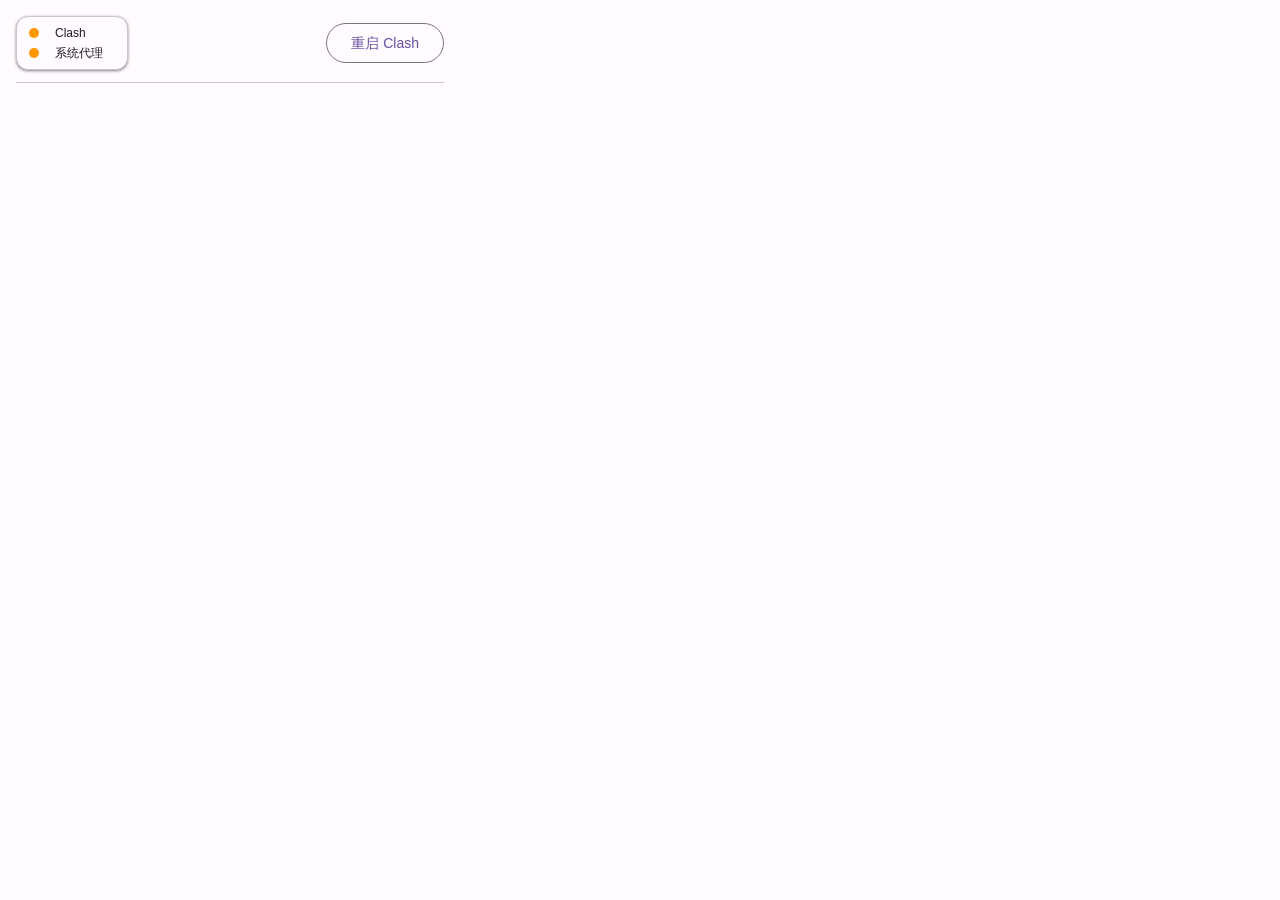
<file: extension/popup/popup.html>
<!DOCTYPE html>
<html lang="zh-CN">
<head>
  <meta charset="utf-8">
  <link rel="stylesheet" href="popup.css">
</head>
<body>
  <!-- ──── 顶部状态栏：Clash 状态 + 系统代理状态 + 重启 Clash ──── -->
  <div id="top-action-bar">
    <div id="status-info">
      <div class="status-row">
        <span class="status-dot status-dot--warn" id="clash-status-dot"></span>
        <span data-i18n="clash_status" style="font: var(--md-typescale-body-small);">Clash</span>
        <span id="clash-status-text" style="font: var(--md-typescale-body-small); margin-left: 4px; color: var(--md-sys-color-on-surface-variant); cursor: pointer;" title=""></span>
      </div>
      <div class="status-row" style="margin-top: var(--md-spacing-1);">
        <span class="status-dot status-dot--warn" id="system-proxy-dot"></span>
        <span data-i18n="system_proxy_status" style="font: var(--md-typescale-body-small);">系统代理</span>
        <span id="system-proxy-text" style="font: var(--md-typescale-body-small); margin-left: 4px; color: var(--md-sys-color-on-surface-variant);"></span>
      </div>
    </div>
    <div id="top-action-buttons">
      <button class="md3-button md3-button--outlined" id="web-dashboard-btn" data-i18n="web_dashboard" style="display: none;">控制台</button>
      <button class="md3-button md3-button--outlined" id="restart-clash-btn" data-i18n="settings_restart_kernel">重启 Clash</button>
    </div>
  </div>

  <!-- ──── 标签栏（由 JS 动态生成） ──── -->
  <div class="tab-bar" id="tab-bar"></div>

  <!-- ──── 标签页内容容器（由 JS 动态生成） ──── -->
  <div class="tab-content-wrapper" id="tab-content-wrapper"></div>

  <!-- ──── 模块池：所有功能模块存放于此（隐藏），由 JS 分配到标签页 ──── -->
  <div id="modules-pool" style="display: none;">

    <!-- ════ 模块：浏览器代理模式切换 ════ -->
    <div class="md3-card module" data-module="proxy-mode" id="module-proxy-mode">
      <h3 class="md3-section-title" data-i18n="mode_title">浏览器代理模式切换</h3>
      <div class="md3-segmented-button" id="mode-switch">
        <button data-mode="system" data-i18n="mode_system">系统代理</button>
        <button data-mode="direct" data-i18n="mode_direct">直连</button>
        <button data-mode="clash" data-i18n="mode_clash">Clash 代理</button>
      </div>
      <div class="mode-hint" id="mode-hint" data-i18n="mode_hint">选择代理工作模式，切换后自动刷新当前页面</div>
    </div>

    <!-- ════ 模块：Clash 远程管理（仅在设置中启用后显示）════ -->
    <div class="md3-card module" data-module="clash-remote" id="module-clash-remote" style="display: none;">
      <h3 class="md3-section-title" data-i18n="clash_remote_title">Clash 远程管理</h3>
      <div class="md3-segmented-button" id="clash-mode-switch">
        <button data-clash-mode="rule" data-i18n="clash_mode_rule">规则</button>
        <button data-clash-mode="global" data-i18n="clash_mode_global">全局</button>
        <button data-clash-mode="direct" data-i18n="clash_mode_direct">直连</button>
      </div>
      <div class="mode-hint" data-i18n="clash_remote_hint">切换 Clash 内核代理模式（rule/global/direct），仅影响 Clash 内核，不影响浏览器代理</div>
    </div>

    <!-- ════ 模块：域名检测 ════ -->
    <div class="md3-card module" data-module="domain-check" id="module-domain-check">
      <h3 class="md3-section-title" data-i18n="domain_check_title">检查当前域名在哪个代理组</h3>
      <div class="domain-check-current">
        <span class="domain-check-label" data-i18n="domain_check_current_site" style="font: var(--md-typescale-label-medium);">当前网站</span>:
        <div id="current-domain" class="domain-check-domain" style="font: var(--md-typescale-body-medium); margin-top: var(--md-spacing-1);"></div>
      </div>
      <div id="domain-check-matched"></div>
      <div id="domain-check-not-matched" data-i18n="domain_check_not_matched">未匹配到代理组</div>
      <div id="domain-check-mode-hint" data-i18n="domain_check_mode_hint" style="display: none; color: var(--md-sys-color-error); font: var(--md-typescale-body-small); padding: var(--md-spacing-1) 0;">当前模式无法检测域名代理组，请切换到「Clash 代理」模式</div>
    </div>

    <!-- ════ 模块：快捷添加规则 ════ -->
    <div class="md3-card module" data-module="quick-add" id="module-quick-add">
      <h3 class="md3-section-title">
        <span data-i18n="quick_add_title">添加域名到代理组</span>
        <span class="help-tip" data-i18n-title="quick_add_help_tip" title="">?</span>
      </h3>
      <div id="quick-add-domain-row">
        <input class="md3-text-field" id="quick-add-domain" type="text" data-i18n-placeholder="quick_add_domain_placeholder" placeholder="输入域名" style="flex: 1; min-width: 0;">
        <button class="md3-button md3-button--filled" id="quick-add-btn" data-i18n="quick_add_confirm">确认添加</button>
      </div>
      <div id="quick-add-row">
        <select class="md3-select" id="quick-add-rule-type">
          <option value="DOMAIN-SUFFIX" data-i18n="rule_type_domain_suffix">DOMAIN-SUFFIX</option>
          <option value="DOMAIN" data-i18n="rule_type_domain">DOMAIN</option>
          <option value="DOMAIN-KEYWORD" data-i18n="rule_type_domain_keyword">DOMAIN-KEYWORD</option>
        </select>
        <select class="md3-select" id="quick-add-policy">
          <option value="" data-i18n="quick_add_loading">加载代理组中...</option>
        </select>
      </div>
    </div>

    <!-- ════ 模块：批量检测 ════ -->
    <div class="md3-card module" data-module="batch-detect" id="module-batch-detect">
      <h3 class="md3-section-title" data-i18n="batch_detect_title">检测页面域名并智能分组</h3>
      <button class="md3-button md3-button--tonal" id="batch-detect-btn" data-i18n="batch_detect_btn" style="width: 100%;">检测页面域名</button>
      <div id="batch-detect-summary"></div>
      <div class="domain-list" id="batch-detect-domain-list"></div>
      <div id="batch-detect-actions" style="display: none; gap: var(--md-spacing-2); margin-top: var(--md-spacing-2); flex-wrap: wrap;">
        <button class="md3-button md3-button--outlined" id="batch-detect-select-all" data-i18n="batch_detect_select_all">全选</button>
        <button class="md3-button md3-button--outlined" id="batch-detect-deselect-all" data-i18n="batch_detect_deselect_all">取消</button>
        <select class="md3-select" id="batch-detect-policy">
          <option value="" data-i18n="quick_add_loading">加载代理组中...</option>
        </select>
        <button class="md3-button md3-button--filled" id="batch-detect-batch-btn" data-i18n="batch_detect_batch_add">批量添加</button>
      </div>
    </div>

    <!-- ════ 模块：额外脚本规则（支持折叠/分页/搜索展示） ════ -->
    <div class="md3-card module" data-module="script-rules" id="module-script-rules">
      <h3 class="md3-section-title">
        <span data-i18n="script_rules_title">额外脚本规则</span>
        (<span id="script-rule-count">0</span> <span data-i18n="script_rules_count">条</span>)
        <span class="help-tip" data-i18n-title="script_rules_help_tip" title="">?</span>
        <button class="md3-button md3-button--text script-toggle-btn" id="script-toggle-btn" style="margin-left: auto; padding: 0 var(--md-spacing-1); font: var(--md-typescale-label-small); display: none;" data-i18n="script_rules_collapse">折叠</button>
      </h3>
      <!-- 客户端不支持提示：非 Clash Verge Rev 客户端显示此提示，隐藏规则列表和搜索框 -->
      <div id="script-rule-unsupported" style="display: none; color: var(--md-sys-color-on-surface-variant); font: var(--md-typescale-body-small); padding: var(--md-spacing-1) 0; background: var(--md-sys-color-surface-container-high); border-radius: 8px; padding: var(--md-spacing-2); margin-bottom: var(--md-spacing-2);">
        <div id="unsupported-client-name" style="font-weight: 500; margin-bottom: var(--md-spacing-1);"></div>
        <div data-i18n="script_rules_unsupported_hint">仅 Clash Verge Rev 支持扩展脚本规则管理。请通过 Clash 客户端自身的界面管理规则，或切换到 Clash Verge Rev。</div>
      </div>
      <div id="script-rule-content" class="script-rule-content-wrapper">
      <div class="rule-search-box">
        <input class="md3-text-field rule-search-input" id="script-rule-search" type="text" data-i18n-placeholder="search_rules_placeholder" placeholder="搜索规则（域名、类型、代理组）...">
      </div>
      <div id="script-rule-list"></div>
      <div id="script-rule-pagination" class="pagination-bar" style="display: none; justify-content: center; gap: var(--md-spacing-1); margin-top: var(--md-spacing-2); padding-top: var(--md-spacing-2); border-top: 1px solid var(--md-sys-color-outline-variant);">
        <button class="md3-button md3-button--outlined" id="script-page-prev" data-i18n="pagination_prev" style="min-width: 0; padding: 0 var(--md-spacing-2);">上一页</button>
        <span id="script-page-info" style="font: var(--md-typescale-body-small); padding: 0 var(--md-spacing-2); line-height: 32px;">1/1</span>
        <button class="md3-button md3-button--outlined" id="script-page-next" data-i18n="pagination_next" style="min-width: 0; padding: 0 var(--md-spacing-2);">下一页</button>
      </div>
      <div id="script-rule-empty" data-i18n="script_rules_empty" style="display: none; color: var(--md-sys-color-on-surface-variant); font: var(--md-typescale-body-small); padding: var(--md-spacing-1) 0;">暂无额外脚本规则</div>
      <div id="script-rule-need-init" style="display: none; color: var(--md-sys-color-error); font: var(--md-typescale-body-small); padding: var(--md-spacing-1) 0;">
        <span data-i18n="script_rules_need_init">扩展脚本文件未初始化或已损坏，请点击「初始化」按钮</span>
        <button class="md3-button md3-button--outlined" id="script-init-btn" data-i18n="script_rules_init_btn" style="margin-left: var(--md-spacing-2);">初始化</button>
      </div>
      <div id="script-rule-need-reinstall" style="display: none; color: var(--md-sys-color-error); font: var(--md-typescale-body-small); padding: var(--md-spacing-1) 0;">
        <span data-i18n="script_rules_need_reinstall">Native Host 版本过旧，请重新运行 install.ps1 并完全重启 Chrome</span>
        <button class="md3-button md3-button--outlined" id="script-reinstall-btn" data-i18n="script_rules_view_install_guide" style="margin-left: var(--md-spacing-2);">查看安装指引</button>
      </div>
      <div id="script-rule-native-host-missing" style="display: none; color: var(--md-sys-color-error); font: var(--md-typescale-body-small); padding: var(--md-spacing-1) 0;">
        <span data-i18n="script_rules_native_host_missing">Native Host 未安装，请先安装 Native Host</span>
        <button class="md3-button md3-button--outlined" id="script-install-guide-btn" data-i18n="script_rules_view_install_guide" style="margin-left: var(--md-spacing-2);">查看安装指引</button>
      </div>
      <div id="script-rule-not-found" style="display: none; color: var(--md-sys-color-error); font: var(--md-typescale-body-small); padding: var(--md-spacing-1) 0;" data-i18n="script_rules_not_found">未找到扩展脚本文件</div>
      <!-- M7 修复（v1.4.5）：场景 D 专用元素，原复用 #script-rule-not-found 文案"未找到扩展脚本文件"误导用户 -->
      <div id="script-rule-unsupported-action" style="display: none; color: var(--md-sys-color-error); font: var(--md-typescale-body-small); padding: var(--md-spacing-1) 0;" data-i18n="script_rules_unsupported_action">当前客户端不支持文件操作（非 Clash Verge Rev 兼容性兜底）</div>
      </div><!-- /script-rule-content -->
    </div>

    <!-- ════ 模块：内置规则列表 ════ -->
    <div class="md3-card module" data-module="rule-list" id="module-rule-list">
      <h3 class="md3-section-title" id="rule-list-header">
        <span data-i18n="rule_list_title">内置 Clash 规则</span>
        (<span id="rule-count">0</span> <span data-i18n="rule_list_count">条</span>)
      </h3>
      <div class="rule-search-box">
        <input class="md3-text-field rule-search-input" id="builtin-rule-search" type="text" data-i18n-placeholder="search_rules_placeholder" placeholder="搜索规则（域名、类型、代理组）...">
      </div>
      <div id="rule-list"></div>
    </div>

    <!-- ════ 模块：设置 ════ -->
    <div class="md3-card module settings-card" data-module="settings" id="module-settings">
      <h3 class="md3-section-title" data-i18n="settings_title">设置</h3>

      <!-- 设置子标签栏 -->
      <div class="settings-sub-tab-bar" id="settings-sub-tab-bar">
        <button class="settings-sub-tab active" data-sub-tab="connection" data-i18n="settings_group_connection">连接配置</button>
        <button class="settings-sub-tab" data-sub-tab="appearance" data-i18n="settings_group_appearance">界面外观</button>
        <button class="settings-sub-tab" data-sub-tab="tabs" data-i18n="settings_group_tabs">标签页布局</button>
        <button class="settings-sub-tab" data-sub-tab="rules" data-i18n="settings_group_rules">规则展示</button>
        <button class="settings-sub-tab" data-sub-tab="advanced" data-i18n="settings_group_advanced">高级</button>
      </div>

      <!-- 子标签页：连接配置 -->
      <div class="settings-sub-tab-content active" data-sub-tab-content="connection">
        <!-- Native Host 状态指示器（每次打开设置时自动检测） -->
        <div id="native-host-status" class="native-host-status native-host-status--checking">
          <span class="native-host-status-dot"></span>
          <span class="native-host-status-text" data-i18n="native_host_checking">检测中...</span>
        </div>
        <!-- Clash API 连接状态指示器（每次打开设置时自动检测） -->
        <div id="clash-api-status" class="native-host-status native-host-status--checking">
          <span class="native-host-status-dot"></span>
          <span class="native-host-status-text" data-i18n="clash_api_checking">正在检测 Clash API 连接...</span>
          <!-- 端口不匹配时显示的"修正"按钮由 JS 动态创建并 append 到此容器 -->
        </div>
        <div class="settings-group" id="settings-group-connection">
          <div class="settings-group-title" data-i18n="settings_group_connection">连接配置</div>
          <label for="settings-api-host" data-i18n="settings_api_host">Clash 外部控制地址</label>
          <div class="settings-row">
            <input class="md3-text-field" id="settings-api-host" type="text" placeholder="127.0.0.1" style="flex: 2;">
            <input class="md3-text-field" id="settings-api-port" type="number" placeholder="9090" style="flex: 1;">
          </div>
          <div class="settings-hint" data-i18n="settings_api_hint">修改代理地址和端口后自动拼接 API 地址，也可手动编辑</div>
          <!-- Clash API 地址输入框（在提示下方，手动编辑入口） -->
          <input class="md3-text-field" id="settings-api-url" type="text" placeholder="http://127.0.0.1:9090">

          <label for="settings-secret" data-i18n="settings_secret">API 密钥</label>
          <input class="md3-text-field" id="settings-secret" type="password" placeholder="(可选)" data-i18n-placeholder="settings_secret_placeholder">

          <label for="settings-config-path" data-i18n="settings_config_path">配置文件路径</label>
          <div class="settings-row">
            <input class="md3-text-field" id="settings-config-path" type="text" placeholder="自动检测" style="flex: 1;" data-i18n-placeholder="settings_config_path_placeholder">
            <button class="md3-button md3-button--outlined" id="settings-detect-config" data-i18n="settings_detect" style="white-space: nowrap;">自动检测</button>
          </div>
          <div class="settings-hint" data-i18n="settings_config_path_hint">留空则自动检测，修改后需重启 Clash 生效</div>

          <!-- 关闭端口错误自动探测：勾选后只用用户配置的端口，不尝试其他端口 -->
          <label class="settings-checkbox-row">
            <input type="checkbox" id="settings-disable-fallback">
            <span data-i18n="settings_disable_fallback">关闭端口错误自动探测</span>
          </label>
          <div class="settings-hint" data-i18n="settings_disable_fallback_hint">勾选后只用配置的端口，不尝试其他端口</div>

          <!-- Clash 远程管理：启用后在主页显示 Clash 内核模式切换按钮组 -->
          <label class="settings-checkbox-row">
            <input type="checkbox" id="settings-clash-remote-enabled">
            <span data-i18n="settings_clash_remote_enabled">启用 Clash 远程管理</span>
          </label>
          <div class="settings-hint" data-i18n="settings_clash_remote_hint">启用后主页显示 Clash 内核代理模式切换按钮（规则/全局/直连），通过 Clash API PATCH /configs 切换。既适用于本地 Clash Verge Rev，也适用于远程 OpenWrt OpenClash，仅影响 Clash 内核，不影响浏览器代理</div>
        </div>
        <div class="settings-actions">
          <button class="md3-button md3-button--filled settings-sub-tab-save" data-sub-tab="connection" data-i18n="settings_save">保存设置</button>
        </div>
      </div>

      <!-- 子标签页：界面外观 -->
      <div class="settings-sub-tab-content" data-sub-tab-content="appearance">
        <div class="settings-group" id="settings-group-appearance">
          <div class="settings-group-title" data-i18n="settings_group_appearance">界面外观</div>
          <label for="language-select" data-i18n="settings_language">界面语言</label>
          <select class="md3-select" id="language-select" style="width: 100%;"></select>

          <label for="theme-select" data-i18n="settings_theme">界面主题</label>
          <select class="md3-select" id="theme-select" style="width: 100%;">
            <option value="auto" data-i18n="theme_auto">跟随系统</option>
            <option value="md3-light" data-i18n="theme_md3_light">MD3 亮色</option>
            <option value="md3-dark" data-i18n="theme_md3_dark">MD3 暗色</option>
          </select>

          <label for="zoom-slider" data-i18n="settings_zoom">面板缩放比例</label>
          <div class="settings-hint" data-i18n="settings_zoom_hint">调整字体和界面元素大小（80%-150%）</div>
          <div class="settings-row" style="align-items: center;">
            <input type="range" id="zoom-slider" min="80" max="150" step="5" value="100" style="flex: 1;">
            <span id="zoom-value" style="min-width: 48px; text-align: right; font: var(--md-typescale-body-medium);">100%</span>
          </div>
        </div>
        <div class="settings-actions">
          <button class="md3-button md3-button--filled settings-sub-tab-save" data-sub-tab="appearance" data-i18n="settings_save">保存设置</button>
        </div>
      </div>

      <!-- 子标签页：标签页布局 -->
      <div class="settings-sub-tab-content" data-sub-tab-content="tabs">
        <div class="settings-group" id="settings-group-tabs">
          <div class="settings-group-title" data-i18n="settings_group_tabs">标签页布局</div>
          <div class="settings-hint" data-i18n="settings_tabs_hint">添加、删除、命名标签页，分配功能模块。拖动调整顺序。</div>
          <div id="tab-layout-editor" class="tab-layout-editor"></div>
          <button class="md3-button md3-button--tonal" id="tab-add-btn" data-i18n="settings_tab_add" style="width: 100%; margin-top: var(--md-spacing-2);">+ 添加标签页</button>
          <button class="md3-button md3-button--text" id="tab-layout-reset" data-i18n="settings_tab_layout_reset" style="width: 100%; margin-top: var(--md-spacing-1);">恢复默认布局</button>
        </div>
        <div class="settings-actions">
          <button class="md3-button md3-button--filled settings-sub-tab-save" data-sub-tab="tabs" data-i18n="settings_save">保存设置</button>
        </div>
      </div>

      <!-- 子标签页：规则展示 -->
      <div class="settings-sub-tab-content" data-sub-tab-content="rules">
        <div class="settings-group" id="settings-group-rules">
          <div class="settings-group-title" data-i18n="settings_group_rules">规则展示</div>
          <label for="rule-display-mode" data-i18n="settings_rule_display">额外脚本规则展示模式</label>
          <div class="settings-hint" data-i18n="settings_rule_display_hint">规则数量较多时的展示方式</div>
          <select class="md3-select" id="rule-display-mode" style="width: 100%;">
            <option value="auto" data-i18n="rule_display_auto">自动（按阈值切换）</option>
            <option value="paginate" data-i18n="rule_display_paginate">分页展示</option>
            <option value="collapse" data-i18n="rule_display_collapse">折叠展示</option>
            <option value="expand" data-i18n="rule_display_expand">全部展开</option>
          </select>
          <label for="rule-page-size" data-i18n="settings_rule_threshold">每页显示条数</label>
          <div class="settings-hint" data-i18n="settings_rule_threshold_hint">自动模式下规则数超过此值时分页展示；分页模式下每页显示此数量</div>
          <select class="md3-select" id="rule-page-size" style="width: 100%;">
            <option value="10">10</option>
            <option value="20" selected>20</option>
            <option value="30">30</option>
            <option value="50">50</option>
            <option value="100">100</option>
            <option value="3000">3000</option>
          </select>
        </div>
        <div class="settings-actions">
          <button class="md3-button md3-button--filled settings-sub-tab-save" data-sub-tab="rules" data-i18n="settings_save">保存设置</button>
        </div>
      </div>

      <!-- 子标签页：高级 -->
      <div class="settings-sub-tab-content" data-sub-tab-content="advanced">
        <div class="settings-group" id="settings-group-advanced">
          <div class="settings-group-title" data-i18n="settings_group_advanced">高级</div>

          <!-- 控制台面板选择 -->
          <label data-i18n="settings_dashboard_panel">控制台面板</label>
          <div class="settings-dashboard-options">
            <div class="settings-radio-row">
              <input type="radio" id="dashboard-metacubexd" name="dashboard-type" value="metacubexd" checked>
              <label for="dashboard-metacubexd">
                <span class="dashboard-name">metacubexd</span>
                <span class="dashboard-url">https://metacubex.github.io/metacubexd/</span>
              </label>
            </div>
            <div class="settings-radio-row">
              <input type="radio" id="dashboard-yacd" name="dashboard-type" value="yacd">
              <label for="dashboard-yacd">
                <span class="dashboard-name">Yacd Meta</span>
                <span class="dashboard-url">https://yacd.metacubex.one/</span>
              </label>
            </div>
            <div class="settings-radio-row">
              <input type="radio" id="dashboard-zashboard" name="dashboard-type" value="zashboard">
              <label for="dashboard-zashboard">
                <span class="dashboard-name">Zashboard</span>
                <span class="dashboard-url">https://board.zash.run.place/</span>
              </label>
            </div>
            <div class="settings-radio-row">
              <input type="radio" id="dashboard-custom" name="dashboard-type" value="custom">
              <label for="dashboard-custom" data-i18n="settings_dashboard_custom">自定义</label>
            </div>
            <input class="md3-text-field" id="settings-dashboard-custom-url" type="text" placeholder="https://example.com/#/setup?hostname=%host&port=%port&secret=%secret" data-i18n-placeholder="settings_dashboard_custom_placeholder" disabled>
          </div>
          <div class="settings-hint" data-i18n="settings_dashboard_hint">点击 popup 顶部「控制台」按钮在新标签页打开此面板，自动填入 Clash API 地址与密钥（占位符 %host / %port / %secret 会被实际值替换）</div>

          <div class="settings-checkbox-row">
            <input type="checkbox" id="settings-write-to-yaml" style="cursor: pointer;">
            <label for="settings-write-to-yaml" data-i18n="settings_write_to_yaml" style="cursor: pointer;">写入 YAML 配置文件</label>
          </div>
          <div class="settings-hint" data-i18n="settings_write_to_yaml_hint">默认写入 Script.js 扩展脚本；勾选后写入当前订阅的 YAML 配置文件（profiles 目录下的 .yaml），需重启 Clash 生效</div>
        </div>
        <div class="settings-actions">
          <button class="md3-button md3-button--filled settings-sub-tab-save" data-sub-tab="advanced" data-i18n="settings_save">保存设置</button>
        </div>
      </div>
      <div class="settings-about">
        <div class="settings-about-row">
          <a href="https://github.com/ciskonc/ClashOmega" target="_blank" rel="noopener" data-i18n="settings_about">关于 ClashOmega</a>
          <span class="version-info" id="about-version" data-i18n="version_loading">版本检测中...</span>
        </div>
        <a href="https://github.com/ciskonc/ClashOmega/releases/latest" target="_blank" rel="noopener" class="update-hint" id="about-update-hint" style="display: none;" data-i18n="version_update_available">有新版本可用</a>
      </div>
    </div>

  </div>

  <script src="../lib/i18n.js"></script>
  <script src="popup.js"></script>
</body>
</html>
</file>
<file: extension/popup/popup.css>
/* ============================================================
   ClashOmega — Popup UI (Material Design 3 + 多主题支持)
   主题：MD3 亮色（默认）/ MD3 暗色 / 玻璃拟态
   ============================================================ */

/* ──── MD3 亮色主题（默认） ──── */
:root {
  /* Primary */
  --md-sys-color-primary: #6750A4;
  --md-sys-color-on-primary: #FFFFFF;
  --md-sys-color-primary-container: #EADDFF;
  --md-sys-color-on-primary-container: #21005D;

  /* Tertiary */
  --md-sys-color-tertiary: #7D5260;
  --md-sys-color-on-tertiary: #FFFFFF;
  --md-sys-color-tertiary-container: #FFD8E4;
  --md-sys-color-on-tertiary-container: #31111D;

  /* Surface */
  --md-sys-color-surface: #FFFBFE;
  --md-sys-color-on-surface: #1C1B1F;
  --md-sys-color-surface-variant: #E7E0EC;
  --md-sys-color-on-surface-variant: #49454F;
  --md-sys-color-surface-container-high: #F3EDF7;

  /* Error */
  --md-sys-color-error: #B3261E;
  --md-sys-color-error-container: #F9DEDC;

  /* Outline */
  --md-sys-color-outline: #79747E;
  --md-sys-color-outline-variant: #CAC4D0;

  /* 状态色 */
  --md-status-on: #4CAF50;
  --md-status-off: #F44336;
  --md-status-warn: #FF9800;

  /* Elevation */
  --md-elevation-1: 0 1px 2px 0 rgba(0,0,0,0.3), 0 1px 3px 1px rgba(0,0,0,0.15);
  --md-elevation-2: 0 1px 2px 0 rgba(0,0,0,0.3), 0 2px 6px 2px rgba(0,0,0,0.15);

  /* Shape */
  --md-shape-corner-extra-small: 4px;
  --md-shape-corner-small: 8px;
  --md-shape-corner-medium: 12px;
  --md-shape-corner-large: 16px;
  --md-shape-corner-full: 9999px;

  /* Typography — 使用 calc() 跟随 --zoom-scale 实现全局缩放 */
  --md-typescale-title-small: 500 calc(14px * var(--zoom-scale))/calc(20px * var(--zoom-scale)) 'Roboto', 'Segoe UI', sans-serif;
  --md-typescale-body-medium: 400 calc(14px * var(--zoom-scale))/calc(20px * var(--zoom-scale)) 'Roboto', 'Segoe UI', sans-serif;
  --md-typescale-body-small: 400 calc(12px * var(--zoom-scale))/calc(16px * var(--zoom-scale)) 'Roboto', 'Segoe UI', sans-serif;
  --md-typescale-label-large: 500 calc(14px * var(--zoom-scale))/calc(20px * var(--zoom-scale)) 'Roboto', 'Segoe UI', sans-serif;
  --md-typescale-label-medium: 500 calc(12px * var(--zoom-scale))/calc(16px * var(--zoom-scale)) 'Roboto', 'Segoe UI', sans-serif;
  --md-typescale-label-small: 500 calc(11px * var(--zoom-scale))/calc(16px * var(--zoom-scale)) 'Roboto', 'Segoe UI', sans-serif;

  /* Spacing */
  --md-spacing-1: 4px;
  --md-spacing-2: 8px;
  --md-spacing-3: 12px;
  --md-spacing-4: 16px;
  --md-spacing-5: 24px;

  /* Layout */
  --popup-width: 470px;

  /* 玻璃拟态专用变量（默认主题下不生效，仅在 glass 主题下激活） */
  --glass-bg: rgba(255, 255, 255, 0.65);
  --glass-card-bg: rgba(255, 255, 255, 0.5);
  --glass-blur: 20px;
  --glass-border: rgba(255, 255, 255, 0.3);
  --glass-shadow: 0 8px 32px rgba(31, 38, 135, 0.15);

  /* 标签栏指示器颜色 */
  --tab-indicator: var(--md-sys-color-primary);
  --tab-active-text: var(--md-sys-color-primary);
  --tab-inactive-text: var(--md-sys-color-on-surface-variant);

  /* 面板缩放比例（由 JS 动态设置 --zoom-scale） */
  --base-font-size: 14px;
  --zoom-scale: 1;
}

/* ──── MD3 暗色主题 ──── */
[data-theme="md3-dark"] {
  --md-sys-color-primary: #D0BCFF;
  --md-sys-color-on-primary: #381E72;
  --md-sys-color-primary-container: #4F378B;
  --md-sys-color-on-primary-container: #EADDFF;

  --md-sys-color-tertiary: #EFB8C8;
  --md-sys-color-on-tertiary: #492532;
  --md-sys-color-tertiary-container: #633B48;
  --md-sys-color-on-tertiary-container: #FFD8E4;

  --md-sys-color-surface: #1C1B1F;
  --md-sys-color-on-surface: #E6E1E5;
  --md-sys-color-surface-variant: #49454F;
  --md-sys-color-on-surface-variant: #CAC4D0;
  --md-sys-color-surface-container-high: #2B2930;

  --md-sys-color-error: #F2B8B5;
  --md-sys-color-error-container: #8C1D18;

  --md-sys-color-outline: #938F99;
  --md-sys-color-outline-variant: #49454F;

  --md-status-on: #4CAF50;
  --md-status-off: #F44336;
  --md-status-warn: #FF9800;

  --md-elevation-1: 0 1px 2px 0 rgba(0,0,0,0.6), 0 1px 3px 1px rgba(0,0,0,0.4);
  --md-elevation-2: 0 1px 2px 0 rgba(0,0,0,0.6), 0 2px 6px 2px rgba(0,0,0,0.4);

  --glass-bg: rgba(28, 27, 31, 0.65);
  --glass-card-bg: rgba(40, 39, 44, 0.5);
  --glass-blur: 20px;
  --glass-border: rgba(255, 255, 255, 0.08);
  --glass-shadow: 0 8px 32px rgba(0, 0, 0, 0.5);
}

/* ──── 玻璃拟态主题 ──── */
[data-theme="glass"] {
  --md-sys-color-primary: #6750A4;
  --md-sys-color-on-primary: #FFFFFF;
  --md-sys-color-primary-container: rgba(234, 221, 255, 0.7);
  --md-sys-color-on-primary-container: #21005D;

  --md-sys-color-tertiary: #7D5260;
  --md-sys-color-on-tertiary: #FFFFFF;
  --md-sys-color-tertiary-container: rgba(255, 216, 228, 0.7);
  --md-sys-color-on-tertiary-container: #31111D;

  --md-sys-color-surface: rgba(255, 251, 254, 0.01);
  --md-sys-color-on-surface: #1C1B1F;
  --md-sys-color-surface-variant: rgba(231, 224, 236, 0.6);
  --md-sys-color-on-surface-variant: #49454F;
  --md-sys-color-surface-container-high: rgba(243, 237, 247, 0.6);

  --md-sys-color-error: #B3261E;
  --md-sys-color-error-container: rgba(249, 222, 220, 0.7);

  --md-sys-color-outline: rgba(121, 116, 126, 0.5);
  --md-sys-color-outline-variant: rgba(202, 196, 208, 0.5);

  --md-status-on: #4CAF50;
  --md-status-off: #F44336;
  --md-status-warn: #FF9800;

  --md-elevation-1: 0 4px 16px rgba(31, 38, 135, 0.1);
  --md-elevation-2: 0 8px 32px rgba(31, 38, 135, 0.15);
}

/* ──── 自动跟随系统主题 ──── */
@media (prefers-color-scheme: dark) {
  [data-theme="auto"] {
    --md-sys-color-primary: #D0BCFF;
    --md-sys-color-on-primary: #381E72;
    --md-sys-color-primary-container: #4F378B;
    --md-sys-color-on-primary-container: #EADDFF;

    --md-sys-color-tertiary: #EFB8C8;
    --md-sys-color-on-tertiary: #492532;
    --md-sys-color-tertiary-container: #633B48;
    --md-sys-color-on-tertiary-container: #FFD8E4;

    --md-sys-color-surface: #1C1B1F;
    --md-sys-color-on-surface: #E6E1E5;
    --md-sys-color-surface-variant: #49454F;
    --md-sys-color-on-surface-variant: #CAC4D0;
    --md-sys-color-surface-container-high: #2B2930;

    --md-sys-color-error: #F2B8B5;
    --md-sys-color-error-container: #8C1D18;

    --md-sys-color-outline: #938F99;
    --md-sys-color-outline-variant: #49454F;

    --md-elevation-1: 0 1px 2px 0 rgba(0,0,0,0.6), 0 1px 3px 1px rgba(0,0,0,0.4);
    --md-elevation-2: 0 1px 2px 0 rgba(0,0,0,0.6), 0 2px 6px 2px rgba(0,0,0,0.4);
  }
}

/* ──── Reset & Base ──── */
*, *::before, *::after {
  box-sizing: border-box;
  margin: 0;
  padding: 0;
}

body {
  /* v1.4.10 修复：内容超高时根滚动条会占据视口右侧，固定 470px 宽的 body 右缘
     （含「重启 Clash」等按钮）被滚动条盖住。改为预留 10px 常驻滚动条宽度，
     可视内容恒定 460px + 10px 滚动条 = 总宽仍 470px，按钮永不进入滚动条区域 */
  width: calc(var(--popup-width) - 10px);
  margin: 0;
  padding: var(--md-spacing-4);
  /* 缩放比例：通过 --zoom-scale 调整基础字号，所有使用 rem/em 的尺寸自动跟随 */
  font-size: calc(var(--base-font-size) * var(--zoom-scale));
  font-family: 'Roboto', 'Segoe UI', sans-serif;
  line-height: 1.5;
  color: var(--md-sys-color-on-surface);
  background: var(--md-sys-color-surface);
  user-select: text;
  -webkit-user-select: text;
  transition: background 0.3s ease, color 0.3s ease;
}

/* 玻璃拟态主题：body 背景改为渐变 + 毛玻璃 */
[data-theme="glass"] body {
  /* 亮色模式：浅银色渐变（降低亮度，柔和淡雅，不刺眼） */
  background: linear-gradient(135deg, #b8bbc0 0%, #a8abb2 35%, #989ba2 70%, #888c94 100%);
  background-attachment: fixed;
  min-height: 600px;
}

/* 玻璃拟态暗色变体：浅灰色渐变（沉稳内敛，不纯黑） */
[data-theme="glass"][data-glass-variant="dark"] body {
  background: linear-gradient(135deg, #3a3d42 0%, #2d3035 35%, #23262a 70%, #1c1e22 100%);
  background-attachment: fixed;
}

/* 玻璃拟态暗色变体：文字颜色调整为浅色 */
[data-theme="glass"][data-glass-variant="dark"] {
  --md-sys-color-on-surface: #E6E1E5;
  --md-sys-color-on-surface-variant: #CAC4D0;
  --md-sys-color-on-primary-container: #F3EDFF;
  --md-sys-color-on-tertiary-container: #FFD8E4;
}

/* 自动跟随系统：根据 prefers-color-scheme 切换玻璃拟态变体 */
@media (prefers-color-scheme: dark) {
  [data-theme="glass"][data-glass-variant="auto"] body {
    background: linear-gradient(135deg, #3a3d42 0%, #2d3035 35%, #23262a 70%, #1c1e22 100%);
    background-attachment: fixed;
  }
  [data-theme="glass"][data-glass-variant="auto"] {
    --md-sys-color-on-surface: #E6E1E5;
    --md-sys-color-on-surface-variant: #CAC4D0;
    --md-sys-color-on-primary-container: #F3EDFF;
    --md-sys-color-on-tertiary-container: #FFD8E4;
  }
}

input, button, select, textarea {
  user-select: none;
  -webkit-user-select: none;
  font-family: inherit;
}

/* ──── 顶部操作栏 ──── */
#top-action-bar {
  display: flex;
  gap: var(--md-spacing-2);
  justify-content: space-between;
  align-items: center;
  margin-bottom: var(--md-spacing-3);
}

#top-action-buttons {
  display: flex;
  gap: var(--md-spacing-2);
  flex-shrink: 0;
}

#status-info {
  background: var(--md-sys-color-surface);
  border: 1px solid var(--md-sys-color-outline-variant);
  border-radius: var(--md-shape-corner-medium);
  padding: var(--md-spacing-2) var(--md-spacing-3);
  box-shadow: var(--md-elevation-1);
}

[data-theme="glass"] #status-info {
  background: var(--glass-card-bg);
  backdrop-filter: blur(var(--glass-blur));
  -webkit-backdrop-filter: blur(var(--glass-blur));
  border: 1px solid var(--glass-border);
  box-shadow: var(--glass-shadow);
}

.status-row {
  display: flex;
  align-items: center;
  gap: var(--md-spacing-2);
  white-space: nowrap;
}

/* ──── 标签栏 ──── */
.tab-bar {
  display: flex;
  border-bottom: 1px solid var(--md-sys-color-outline-variant);
  margin-bottom: var(--md-spacing-3);
  position: relative;
}

.tab-btn {
  flex: 1;
  height: 44px;
  border: none;
  background: transparent;
  font: var(--md-typescale-label-large);
  color: var(--tab-inactive-text);
  cursor: pointer;
  position: relative;
  transition: color 0.2s ease;
  padding: 0;
}

.tab-btn:hover {
  color: var(--md-sys-color-on-surface);
}

.tab-btn.active {
  color: var(--tab-active-text);
  font-weight: 600;
}

/* MD3 风格的底部指示器 */
.tab-btn.active::after {
  content: '';
  position: absolute;
  bottom: -1px;
  left: 50%;
  transform: translateX(-50%);
  width: 32px;
  height: 3px;
  background: var(--tab-indicator);
  border-radius: 3px 3px 0 0;
  transition: width 0.2s ease;
}

[data-theme="glass"] .tab-bar {
  border-bottom: 1px solid var(--glass-border);
}

[data-theme="glass"] .tab-btn.active {
  color: #1C1B1F;
  text-shadow: 0 1px 2px rgba(255, 255, 255, 0.5);
}

[data-theme="glass"] .tab-btn.active::after {
  background: var(--md-sys-color-primary);
  box-shadow: 0 0 8px rgba(103, 80, 164, 0.4);
}

[data-theme="glass"][data-glass-variant="dark"] .tab-btn.active {
  color: #FFFFFF;
  text-shadow: 0 1px 4px rgba(0, 0, 0, 0.4);
}

[data-theme="glass"][data-glass-variant="dark"] .tab-btn.active::after {
  background: rgba(255, 255, 255, 0.9);
  box-shadow: 0 0 8px rgba(255, 255, 255, 0.5);
}

/* ──── 标签页内容容器 ──── */
.tab-content-wrapper {
  position: relative;
}

.tab-panel {
  display: none;
  animation: tabFadeIn 0.2s ease;
}

.tab-panel.active {
  display: block;
}

@keyframes tabFadeIn {
  from { opacity: 0; transform: translateY(4px); }
  to { opacity: 1; transform: translateY(0); }
}

/* ──── MD3 Card ──── */
.md3-card {
  background: var(--md-sys-color-surface);
  border: 1px solid var(--md-sys-color-outline-variant);
  border-radius: var(--md-shape-corner-medium);
  padding: var(--md-spacing-4);
  margin-bottom: var(--md-spacing-3);
  box-shadow: var(--md-elevation-1);
  transition: background 0.3s ease, border-color 0.3s ease;
}

[data-theme="glass"] .md3-card {
  background: var(--glass-card-bg);
  backdrop-filter: blur(var(--glass-blur));
  -webkit-backdrop-filter: blur(var(--glass-blur));
  border: 1px solid var(--glass-border);
  box-shadow: var(--glass-shadow);
}

[data-theme="glass"] .settings-card {
  background: rgba(255, 255, 255, 0.4);
}

/* ──── 模式提示 ──── */
.mode-hint {
  margin-top: var(--md-spacing-3);
  font: var(--md-typescale-body-small);
  color: var(--md-sys-color-on-surface-variant);
  padding: var(--md-spacing-2);
  background: var(--md-sys-color-surface-container-high);
  border-radius: var(--md-shape-corner-small);
}

[data-theme="glass"] .mode-hint {
  background: rgba(255, 255, 255, 0.3);
  color: rgba(28, 27, 31, 0.8);
}

/* ──── 域名检测当前域名 ──── */
.domain-check-current {
  padding: var(--md-spacing-2) 0;
  margin-bottom: var(--md-spacing-2);
  border-bottom: 1px solid var(--md-sys-color-outline-variant);
}
.domain-check-label {
  display: inline-block;
}
/* 当前域名独占一行，完整显示 */
.domain-check-domain {
  display: block;
  word-break: break-all;
  overflow-wrap: break-word;
  padding: var(--md-spacing-1) 0;
  font-weight: 500;
}

[data-theme="glass"] .domain-check-current {
  border-bottom: 1px solid var(--glass-border);
}

/* ──── MD3 Segmented Button ──── */
.md3-segmented-button {
  display: flex;
  border: 1px solid var(--md-sys-color-outline);
  border-radius: var(--md-shape-corner-full);
  overflow: hidden;
  height: 40px;
}
.md3-segmented-button button {
  flex: 1;
  border: none;
  background: transparent;
  font: var(--md-typescale-label-large);
  color: var(--md-sys-color-on-surface);
  cursor: pointer;
  transition: background 0.2s, color 0.2s;
  position: relative;
  padding: 0;
}
.md3-segmented-button button:not(:last-child)::after {
  content: '';
  position: absolute;
  right: 0;
  top: 8px;
  bottom: 8px;
  width: 1px;
  background: var(--md-sys-color-outline);
}
.md3-segmented-button button.active {
  background: var(--md-sys-color-primary);
  color: var(--md-sys-color-on-primary);
}
.md3-segmented-button button.active::after {
  display: none;
}
.md3-segmented-button button:disabled {
  opacity: 0.38;
  cursor: not-allowed;
  pointer-events: none;
}

[data-theme="glass"] .md3-segmented-button {
  border-color: rgba(255, 255, 255, 0.5);
}

[data-theme="glass"] .md3-segmented-button button {
  color: #1C1B1F;
}

[data-theme="glass"] .md3-segmented-button button.active {
  background: rgba(103, 80, 164, 0.95);
  color: #FFFFFF;
}

/* ──── MD3 Buttons ──── */
.md3-button {
  display: inline-flex;
  align-items: center;
  justify-content: center;
  height: 40px;
  padding: 0 var(--md-spacing-5);
  border: none;
  border-radius: var(--md-shape-corner-full);
  font: var(--md-typescale-label-large);
  cursor: pointer;
  transition: box-shadow 0.2s, opacity 0.2s, background 0.2s;
  white-space: nowrap;
}
.md3-button--filled {
  background: var(--md-sys-color-primary);
  color: var(--md-sys-color-on-primary);
  box-shadow: var(--md-elevation-1);
}
.md3-button--filled:hover {
  box-shadow: var(--md-elevation-2);
  opacity: 0.92;
}
.md3-button--tonal {
  background: var(--md-sys-color-primary-container);
  color: var(--md-sys-color-on-primary-container);
}
.md3-button--tonal:hover {
  opacity: 0.88;
}
.md3-button--outlined {
  background: transparent;
  border: 1px solid var(--md-sys-color-outline);
  color: var(--md-sys-color-primary);
}
.md3-button--outlined:hover {
  background: rgba(103, 80, 164, 0.08);
}
.md3-button--text {
  background: transparent;
  color: var(--md-sys-color-primary);
}
.md3-button--text:hover {
  background: rgba(103, 80, 164, 0.08);
}
.md3-button:disabled {
  opacity: 0.38;
  cursor: not-allowed;
  box-shadow: none;
}

[data-theme="glass"] .md3-button--outlined {
  background: rgba(255, 255, 255, 0.2);
  border: 1px solid rgba(255, 255, 255, 0.5);
  color: #1C1B1F;
  backdrop-filter: blur(10px);
}

[data-theme="glass"] .md3-button--outlined:hover {
  background: rgba(255, 255, 255, 0.35);
}

[data-theme="glass"] .md3-button--filled {
  background: rgba(103, 80, 164, 0.95);
  color: #FFFFFF;
  box-shadow: 0 4px 12px rgba(103, 80, 164, 0.3);
}

[data-theme="glass"] .md3-button--tonal {
  background: rgba(234, 221, 255, 0.7);
  color: #21005D;
}

/* ──── MD3 Select ──── */
.md3-select {
  height: 40px;
  padding: 0 var(--md-spacing-4);
  border: 1px solid var(--md-sys-color-outline);
  border-radius: var(--md-shape-corner-small);
  font: var(--md-typescale-body-medium);
  color: var(--md-sys-color-on-surface);
  background: var(--md-sys-color-surface);
  cursor: pointer;
  outline: none;
  min-width: 140px;
}
.md3-select:focus {
  border-color: var(--md-sys-color-primary);
  border-width: 2px;
  padding: 0 calc(var(--md-spacing-4) - 1px);
}

[data-theme="glass"] .md3-select {
  background: rgba(255, 255, 255, 0.5);
  border: 1px solid rgba(255, 255, 255, 0.5);
  backdrop-filter: blur(10px);
}

/* ──── MD3 Text Field ──── */
.md3-text-field {
  height: 40px;
  padding: 0 var(--md-spacing-4);
  border: 1px solid var(--md-sys-color-outline);
  border-radius: var(--md-shape-corner-small);
  font: var(--md-typescale-body-medium);
  color: var(--md-sys-color-on-surface);
  background: var(--md-sys-color-surface);
  outline: none;
  width: 100%;
}
.md3-text-field:focus {
  border-color: var(--md-sys-color-primary);
  border-width: 2px;
  padding: 0 calc(var(--md-spacing-4) - 1px);
}

[data-theme="glass"] .md3-text-field {
  background: rgba(255, 255, 255, 0.5);
  border: 1px solid rgba(255, 255, 255, 0.5);
  backdrop-filter: blur(10px);
}

[data-theme="glass"] .md3-text-field::placeholder {
  color: rgba(28, 27, 31, 0.5);
}

/* ──── MD3 Section Title ──── */
.md3-section-title {
  font: var(--md-typescale-title-small);
  color: var(--md-sys-color-on-surface);
  margin: 0 0 var(--md-spacing-2) 0;
  padding: 0;
}

[data-theme="glass"] .md3-section-title {
  color: #1C1B1F;
  text-shadow: 0 1px 2px rgba(255, 255, 255, 0.3);
}

/* ──── Status Dot ──── */
.status-dot {
  display: inline-block;
  width: 10px;
  height: 10px;
  border-radius: 50%;
  margin-right: var(--md-spacing-2);
  flex-shrink: 0;
}
.status-dot--on { background: var(--md-status-on); }
.status-dot--off { background: var(--md-status-off); }
.status-dot--warn { background: var(--md-status-warn); }

/* ──── Native Host 状态指示器（设置页连接配置子标签页顶部） ──── */
.native-host-status {
  display: flex;
  align-items: center;
  flex-wrap: wrap;
  gap: var(--md-spacing-1);
  padding: var(--md-spacing-2);
  margin-bottom: var(--md-spacing-2);
  border-radius: 8px;
  font: var(--md-typescale-body-small);
  border: 1px solid var(--md-sys-color-outline-variant);
}
.native-host-status--checking {
  background: var(--md-sys-color-surface-container-high);
  color: var(--md-sys-color-on-surface-variant);
}
.native-host-status--ok {
  background: color-mix(in srgb, var(--md-status-on) 12%, transparent);
  border-color: color-mix(in srgb, var(--md-status-on) 40%, transparent);
  color: var(--md-sys-color-on-surface);
}
.native-host-status--error {
  background: color-mix(in srgb, var(--md-status-off) 12%, transparent);
  border-color: color-mix(in srgb, var(--md-status-off) 40%, transparent);
  color: var(--md-sys-color-on-surface);
}
.native-host-status--warn {
  background: color-mix(in srgb, var(--md-status-warn) 15%, transparent);
  border-color: color-mix(in srgb, var(--md-status-warn) 50%, transparent);
  color: var(--md-sys-color-on-surface);
}
.native-host-status-dot {
  display: inline-block;
  width: 8px;
  height: 8px;
  border-radius: 50%;
  flex-shrink: 0;
}
.native-host-status--checking .native-host-status-dot { background: var(--md-status-warn); }
.native-host-status--ok .native-host-status-dot { background: var(--md-status-on); }
.native-host-status--error .native-host-status-dot { background: var(--md-status-off); }
.native-host-status--warn .native-host-status-dot { background: var(--md-status-warn); }
.native-host-status-text { flex-shrink: 0; }

/* Clash API 端口不匹配时的操作按钮容器 */
.clash-api-actions {
  display: inline-flex;
  gap: var(--md-spacing-1);
  margin-left: auto;
  flex-shrink: 0;
}
.clash-api-fix-btn {
  padding: 2px 8px;
  border: 1px solid var(--md-sys-color-outline);
  border-radius: var(--md-shape-corner-extra-small, 4px);
  background: transparent;
  color: var(--md-sys-color-primary);
  font: var(--md-typescale-label-small);
  cursor: pointer;
  flex-shrink: 0;
  transition: background 0.15s, border-color 0.15s;
}
.clash-api-fix-btn:hover:not(:disabled) {
  background: var(--md-sys-color-primary-container);
  border-color: var(--md-sys-color-primary);
}
.clash-api-fix-btn:active:not(:disabled) {
  background: var(--md-sys-color-primary);
  color: var(--md-sys-color-on-primary);
}
.clash-api-fix-btn:disabled {
  opacity: 0.5;
  cursor: not-allowed;
}
/* "忽略"按钮 — 次要样式 */
.clash-api-ignore-btn {
  padding: 2px 8px;
  border: 1px solid var(--md-sys-color-outline-variant);
  border-radius: var(--md-shape-corner-extra-small, 4px);
  background: transparent;
  color: var(--md-sys-color-on-surface-variant);
  font: var(--md-typescale-label-small);
  cursor: pointer;
  flex-shrink: 0;
  transition: background 0.15s, border-color 0.15s;
}
.clash-api-ignore-btn:hover:not(:disabled) {
  background: var(--md-sys-color-surface-container-high);
  border-color: var(--md-sys-color-outline);
}
.clash-api-ignore-btn:active:not(:disabled) {
  background: var(--md-sys-color-outline-variant);
}
.clash-api-ignore-btn:disabled {
  opacity: 0.5;
  cursor: not-allowed;
}

/* 设置页 checkbox 行（关闭端口错误自动探测等） */
.settings-checkbox-row {
  display: flex;
  align-items: center;
  gap: var(--md-spacing-2);
  margin-top: var(--md-spacing-2);
  padding: var(--md-spacing-1) 0;
  cursor: pointer;
  user-select: none;
}
.settings-checkbox-row input[type="checkbox"] {
  width: 16px;
  height: 16px;
  margin: 0;
  cursor: pointer;
  accent-color: var(--md-sys-color-primary);
  flex-shrink: 0;
  /* 消除浏览器默认 margin 导致的垂直偏移，强制垂直居中 */
  vertical-align: middle;
}
.settings-checkbox-row span {
  font: var(--md-typescale-body-medium);
  color: var(--md-sys-color-on-surface);
}

/* ──── 控制台面板选择（radio + 自定义 URL） ──── */
.settings-dashboard-options {
  display: flex;
  flex-direction: column;
  gap: var(--md-spacing-1);
  margin-top: var(--md-spacing-2);
}
.settings-radio-row {
  display: flex;
  align-items: flex-start;
  gap: var(--md-spacing-2);
  padding: var(--md-spacing-1) 0;
  cursor: pointer;
  user-select: none;
}
.settings-radio-row input[type="radio"] {
  width: 16px;
  height: 16px;
  margin-top: 2px;
  cursor: pointer;
  accent-color: var(--md-sys-color-primary);
  flex-shrink: 0;
}
.settings-radio-row label {
  display: flex;
  flex-direction: column;
  cursor: pointer;
  flex: 1;
}
.settings-radio-row .dashboard-name {
  font: var(--md-typescale-body-medium);
  color: var(--md-sys-color-on-surface);
}
.settings-radio-row .dashboard-url {
  font: var(--md-typescale-body-small);
  color: var(--md-sys-color-on-surface-variant);
  word-break: break-all;
}
.settings-radio-row input[type="radio"]:disabled ~ label,
.settings-radio-row input[type="radio"]:disabled + label {
  opacity: 0.5;
  cursor: not-allowed;
}
#settings-dashboard-custom-url {
  margin-top: var(--md-spacing-1);
}
#settings-dashboard-custom-url:disabled {
  opacity: 0.5;
  cursor: not-allowed;
}
.native-host-status-hint {
  width: 100%;
  margin-top: var(--md-spacing-1);
  padding-top: var(--md-spacing-1);
  border-top: 1px dashed var(--md-sys-color-outline-variant);
  color: var(--md-sys-color-on-surface-variant);
  font: var(--md-typescale-label-small);
}
.native-host-install-link {
  color: var(--md-sys-color-primary);
  text-decoration: underline;
  cursor: pointer;
  margin-left: var(--md-spacing-1);
}

/* ──── 域名匹配检测 ──── */
#domain-check-matched { margin-top: var(--md-spacing-2); }
#domain-check-not-matched { display: none; color: var(--md-sys-color-on-surface-variant); font: var(--md-typescale-body-small); }
.matched-rule-item {
  display: flex;
  flex-wrap: wrap;
  align-items: center;
  gap: var(--md-spacing-1);
  padding: var(--md-spacing-1) 0;
  font: var(--md-typescale-body-small);
}
.matched-rule-item .rule-index {
  color: var(--md-sys-color-on-surface-variant);
  min-width: 20px;
  flex-shrink: 0;
}
/* 域名检测中匹配到的规则 payload 独占一行，确保完整显示 */
#domain-check-matched .matched-rule-item .rule-payload {
  flex: 1 1 100%;
  font: var(--md-typescale-body-medium);
  word-break: break-all;
  overflow-wrap: break-word;
  padding: var(--md-spacing-1) 0;
}
.matched-rule-item .rule-group-name {
  max-width: 80px;
}

/* ──── 快捷添加 ──── */
#quick-add-domain-row {
  display: flex;
  gap: var(--md-spacing-2);
  align-items: center;
  margin-bottom: var(--md-spacing-2);
}
#quick-add-domain {
  font: var(--md-typescale-body-medium);
  flex: 1;
  min-width: 0;
}
#quick-add-row {
  display: flex;
  gap: var(--md-spacing-2);
  align-items: center;
  flex-wrap: wrap;
}

/* ──── 批量检测 ──── */
#batch-detect-summary {
  display: none;
  font: var(--md-typescale-body-small);
  color: var(--md-sys-color-on-surface-variant);
  margin-top: var(--md-spacing-2);
}
.domain-list {
  display: none;
  max-height: 200px;
  overflow-y: auto;
  border: 1px solid var(--md-sys-color-outline-variant);
  border-radius: var(--md-shape-corner-small);
  padding: var(--md-spacing-2);
  margin: var(--md-spacing-2) 0;
}
.domain-list::-webkit-scrollbar {
  width: 6px;
}
.domain-list::-webkit-scrollbar-thumb {
  background: var(--md-sys-color-outline-variant);
  border-radius: 3px;
}
.md3-checkbox {
  display: flex;
  align-items: center;
  gap: var(--md-spacing-2);
  padding: var(--md-spacing-1) 0;
  cursor: pointer;
  font: var(--md-typescale-body-medium);
}
.md3-checkbox input[type="checkbox"] {
  width: 18px;
  height: 18px;
  accent-color: var(--md-sys-color-primary);
  cursor: pointer;
}
.md3-checkbox .domain-type {
  font: var(--md-typescale-label-medium);
  color: var(--md-sys-color-on-surface-variant);
  margin-left: auto;
}

/* ──── 批量检测：智能域名分组 ──── */
.domain-group-item {
  border-bottom: 1px solid var(--md-sys-color-outline-variant);
  padding: var(--md-spacing-1) 0;
}
.domain-group-item:last-child {
  border-bottom: none;
}
.domain-suggested {
  font: var(--md-typescale-body-medium);
  font-weight: 700;
  color: var(--md-sys-color-primary);
}
.domain-count {
  font: var(--md-typescale-label-medium);
  color: var(--md-sys-color-on-surface-variant);
  margin-left: auto;
}
.domain-type-tag {
  font: var(--md-typescale-label-medium);
  color: var(--md-sys-color-on-surface-variant);
  margin-left: auto;
}
.domain-sub-list {
  margin-left: 26px;
  display: flex;
  flex-wrap: wrap;
  gap: 2px 6px;
  padding-bottom: var(--md-spacing-1);
}
.domain-sub {
  font: var(--md-typescale-body-small);
  color: var(--md-sys-color-on-surface-variant);
  background: var(--md-sys-color-surface-variant);
  padding: 1px 6px;
  border-radius: var(--md-shape-corner-extra-small);
}

[data-theme="glass"] .domain-sub {
  background: rgba(255, 255, 255, 0.4);
  color: rgba(28, 27, 31, 0.7);
}

[data-theme="glass"] .domain-group-item {
  border-bottom: 1px solid var(--glass-border);
}

/* ──── Rule List ──── */
#rule-list {
  max-height: 180px;
  overflow-y: auto;
}
#rule-list::-webkit-scrollbar {
  width: 6px;
}
#rule-list::-webkit-scrollbar-thumb {
  background: var(--md-sys-color-outline-variant);
  border-radius: 3px;
}
.rule-item {
  display: flex;
  flex-wrap: wrap;
  align-items: center;
  justify-content: space-between;
  padding: var(--md-spacing-2) 0;
  border-bottom: 1px solid var(--md-sys-color-outline-variant);
  font: var(--md-typescale-body-small);
  gap: var(--md-spacing-2);
}
.rule-item:last-child {
  border-bottom: none;
}
/* 卡片布局：带边框的分组卡片，两行（元数据行 + 域名行） */
.rule-item--card {
  flex-direction: column;
  align-items: stretch;
  gap: var(--md-spacing-1);
  padding: var(--md-spacing-2);
  border: 1px solid var(--md-sys-color-outline-variant);
  border-radius: 8px;
  margin-bottom: var(--md-spacing-2);
  background: var(--md-sys-color-surface-container-low);
  border-bottom: 1px solid var(--md-sys-color-outline-variant);
}
/* 最后一张卡片底部留足空间，避免边框被容器裁切 */
.rule-item--card:last-child {
  margin-bottom: var(--md-spacing-1);
  border-bottom: 1px solid var(--md-sys-color-outline-variant);
}
/* 去掉卡片之间的底部分割线（边框已替代） */
.rule-item--card + .rule-item--card {
  border-top: 1px solid var(--md-sys-color-outline-variant);
}
/* 元数据行：来源+类型+代理组+最终代理 */
.rule-item-meta {
  display: flex;
  align-items: center;
  gap: var(--md-spacing-1);
  flex-wrap: wrap;
  color: var(--md-sys-color-on-surface-variant);
}
.rule-item-meta .rule-group-name {
  margin-right: 0;
}
/* 域名行：域名+删除按钮 */
.rule-item-payload {
  display: flex;
  align-items: center;
  gap: var(--md-spacing-1);
}
.rule-item-payload .rule-payload {
  flex: 1;
  font: var(--md-typescale-body-medium);
  word-break: break-all;
}
.rule-item .rule-text {
  flex: 1;
  overflow: hidden;
  text-overflow: ellipsis;
  white-space: nowrap;
}
.rule-item .rule-type-tag,
.matched-rule-item .rule-type-tag {
  flex-shrink: 0;
  padding: 2px 6px;
  border-radius: var(--md-shape-corner-extra-small);
  background: var(--md-sys-color-surface-container-high);
  color: var(--md-sys-color-on-surface-variant);
  font: var(--md-typescale-label-medium);
  margin-right: var(--md-spacing-1);
}
/* 额外脚本规则中的域名独占一行，完整显示 */
#script-rule-list .rule-item .rule-payload {
  flex: 1 1 100%;
  word-break: break-all;
  overflow-wrap: break-word;
  font: var(--md-typescale-body-medium);
  padding: var(--md-spacing-1) 0;
}
.rule-item .rule-payload,
.matched-rule-item .rule-payload {
  flex: 1;
  overflow: hidden;
  text-overflow: ellipsis;
  white-space: nowrap;
  font: var(--md-typescale-body-small);
}
.rule-item .rule-group-name,
.matched-rule-item .rule-group-name {
  flex: 0 1 auto;
  max-width: 120px;
  overflow: hidden;
  text-overflow: ellipsis;
  white-space: nowrap;
  font: var(--md-typescale-body-small);
  color: var(--md-sys-color-on-surface-variant);
  margin-right: var(--md-spacing-2);
}
.rule-policy {
  padding: 2px 8px;
  border-radius: var(--md-shape-corner-extra-small);
  font: var(--md-typescale-label-medium);
  flex-shrink: 0;
}
.rule-policy--proxy { background: #E8F5E9; color: #2E7D32; }
.rule-policy--direct { background: #FFF3E0; color: #E65100; }
.rule-policy--reject { background: #FFEBEE; color: #C62828; }
.rule-policy--group { background: #E8EAF6; color: #283593; }

[data-theme="md3-dark"] .rule-policy--proxy { background: rgba(76, 175, 80, 0.2); color: #81C784; }
[data-theme="md3-dark"] .rule-policy--direct { background: rgba(255, 152, 0, 0.2); color: #FFB74D; }
[data-theme="md3-dark"] .rule-policy--reject { background: rgba(244, 67, 54, 0.2); color: #E57373; }
[data-theme="md3-dark"] .rule-policy--group { background: rgba(63, 81, 181, 0.2); color: #9FA8DA; }

[data-theme="glass"] .rule-policy--proxy { background: rgba(76, 175, 80, 0.3); color: #2E7D32; }
[data-theme="glass"] .rule-policy--direct { background: rgba(255, 152, 0, 0.3); color: #E65100; }
[data-theme="glass"] .rule-policy--reject { background: rgba(244, 67, 54, 0.3); color: #C62828; }
[data-theme="glass"] .rule-policy--group { background: rgba(63, 81, 181, 0.3); color: #283593; }

.rule-delete-btn {
  width: 28px;
  height: 28px;
  border: none;
  background: none;
  cursor: pointer;
  color: var(--md-sys-color-on-surface-variant);
  font-size: calc(16px * var(--zoom-scale));
  border-radius: 50%;
  flex-shrink: 0;
  display: flex;
  align-items: center;
  justify-content: center;
}
.rule-delete-btn:hover {
  background: var(--md-sys-color-error-container);
  color: var(--md-sys-color-error);
}

/* ──── 来源标识（JS/YAML 小标签） ──── */
.rule-source-tag {
  flex-shrink: 0;
  padding: 1px 5px;
  border-radius: var(--md-shape-corner-extra-small);
  font: var(--md-typescale-label-medium);
  font-size: calc(10px * var(--zoom-scale));
  font-weight: 700;
  margin-right: var(--md-spacing-1);
  letter-spacing: 0.5px;
}
.rule-source--js {
  background: #E3F2FD;
  color: #1565C0;
}
.rule-source--yaml {
  background: #FFF3E0;
  color: #E65100;
}

[data-theme="md3-dark"] .rule-source--js { background: rgba(33, 150, 243, 0.2); color: #90CAF9; }
[data-theme="md3-dark"] .rule-source--yaml { background: rgba(255, 152, 0, 0.2); color: #FFCC80; }

[data-theme="glass"] .rule-source--js { background: rgba(33, 150, 243, 0.3); color: #1565C0; }
[data-theme="glass"] .rule-source--yaml { background: rgba(255, 152, 0, 0.3); color: #E65100; }

/* ──── Help Tip ──── */
.help-tip {
  display: inline-flex;
  align-items: center;
  justify-content: center;
  width: 16px;
  height: 16px;
  margin-left: var(--md-spacing-1);
  border-radius: 50%;
  background: var(--md-sys-color-surface-variant);
  color: var(--md-sys-color-on-surface-variant);
  font: var(--md-typescale-label-small);
  font-size: 11px;
  font-weight: 700;
  cursor: help;
  user-select: none;
  -webkit-user-select: none;
  vertical-align: middle;
}

[data-theme="glass"] .help-tip {
  background: rgba(255, 255, 255, 0.5);
  color: rgba(28, 27, 31, 0.7);
}

/* ──── Settings Card ──── */
.settings-card label {
  display: block;
  font: var(--md-typescale-label-medium);
  color: var(--md-sys-color-on-surface-variant);
  margin-bottom: var(--md-spacing-1);
  margin-top: var(--md-spacing-3);
}
.settings-card label:first-of-type {
  margin-top: 0;
}
.settings-card .md3-text-field {
  margin-bottom: var(--md-spacing-1);
}
.settings-actions {
  display: flex;
  gap: var(--md-spacing-2);
  margin-top: var(--md-spacing-5);
}

[data-theme="glass"] .settings-card label {
  color: rgba(28, 27, 31, 0.7);
}

/* ──── 设置页分组样式 ──── */
.settings-group {
  padding: var(--md-spacing-3) 0;
  margin-bottom: var(--md-spacing-2);
  border-bottom: 1px solid var(--md-sys-color-outline-variant);
}
.settings-group:last-of-type {
  border-bottom: none;
  margin-bottom: 0;
}
.settings-group-title {
  font: var(--md-typescale-title-small);
  font-weight: 600;
  color: var(--md-sys-color-primary);
  margin-bottom: var(--md-spacing-3);
  padding-bottom: var(--md-spacing-1);
}
.settings-row {
  display: flex;
  gap: var(--md-spacing-2);
  align-items: center;
}
.settings-hint {
  font: var(--md-typescale-body-small);
  color: var(--md-sys-color-on-surface-variant);
  margin-top: var(--md-spacing-1);
  margin-bottom: var(--md-spacing-2);
  line-height: 1.4;
}
.settings-checkbox-row {
  display: flex;
  align-items: center;
  gap: var(--md-spacing-2);
  padding: var(--md-spacing-1) 0;
}
.settings-checkbox-row input[type="checkbox"] {
  width: 16px;
  height: 16px;
  margin: 0;
  accent-color: var(--md-sys-color-primary);
  cursor: pointer;
  flex-shrink: 0;
  /* 消除浏览器默认 margin 导致的垂直偏移，强制垂直居中 */
  vertical-align: middle;
}
.settings-about {
  text-align: center;
  margin-top: var(--md-spacing-4);
  padding-top: var(--md-spacing-3);
  border-top: 1px solid var(--md-sys-color-outline-variant);
}
.settings-about-row {
  display: flex;
  align-items: center;
  justify-content: center;
  gap: var(--md-spacing-2);
  flex-wrap: wrap;
}
.settings-about a {
  color: var(--md-sys-color-primary);
  text-decoration: none;
  font: var(--md-typescale-body-small);
}
.settings-about a:hover {
  text-decoration: underline;
}
.version-info {
  color: var(--md-sys-color-on-surface-variant);
  font: var(--md-typescale-body-small);
  font-variant-numeric: tabular-nums;
}
.version-info--loading {
  opacity: 0.6;
}
.version-info--latest {
  color: var(--md-status-on);
}
.update-hint {
  display: inline-flex;
  align-items: center;
  gap: var(--md-spacing-1);
  margin-top: var(--md-spacing-1);
  padding: var(--md-spacing-1) var(--md-spacing-2);
  background-color: var(--md-sys-color-primary-container);
  color: var(--md-sys-color-on-primary-container);
  border-radius: var(--md-shape-corner-small);
  font: var(--md-typescale-label-small);
  text-decoration: none;
  transition: background-color 0.2s;
}
.update-hint:hover {
  background-color: var(--md-sys-color-primary);
  color: var(--md-sys-color-on-primary);
  text-decoration: none;
}

/* ──── 设置页子标签页系统 ──── */
.settings-sub-tab-bar {
  display: flex;
  flex-wrap: wrap;
  gap: var(--md-spacing-1);
  padding: var(--md-spacing-2) 0;
  margin-bottom: var(--md-spacing-3);
  border-bottom: 1px solid var(--md-sys-color-outline-variant);
}
.settings-sub-tab {
  height: 32px;
  padding: 0 var(--md-spacing-3);
  border: none;
  border-bottom: 2px solid transparent;
  border-radius: var(--md-shape-corner-small) var(--md-shape-corner-small) 0 0;
  background: transparent;
  color: var(--md-sys-color-on-surface-variant);
  font: var(--md-typescale-label-small);
  cursor: pointer;
  transition: background 0.15s ease, color 0.15s ease, border-color 0.15s ease;
  white-space: nowrap;
}
.settings-sub-tab:hover {
  background: var(--md-sys-color-surface-container-high);
  color: var(--md-sys-color-on-surface);
}
.settings-sub-tab.active {
  color: var(--md-sys-color-primary);
  border-bottom-color: var(--md-sys-color-primary);
  font-weight: 500;
}
.settings-sub-tab-content {
  display: none;
}
.settings-sub-tab-content.active {
  display: block;
}

/* ──── 规则搜索框 ──── */
.rule-search-box {
  margin-bottom: var(--md-spacing-2);
}
.rule-search-input {
  width: 100%;
  height: 36px;
  padding: 0 var(--md-spacing-3);
  border: 1px solid var(--md-sys-color-outline);
  border-radius: var(--md-shape-corner-small);
  background: var(--md-sys-color-surface);
  color: var(--md-sys-color-on-surface);
  font: var(--md-typescale-body-small);
  outline: none;
}
.rule-search-input:focus {
  border-color: var(--md-sys-color-primary);
  border-width: 2px;
  padding: 0 calc(var(--md-spacing-3) - 1px);
}
.rule-search-input::placeholder {
  color: var(--md-sys-color-on-surface-variant);
}

/* 玻璃拟态主题下的搜索框和导航栏 */
[data-theme="glass"] .rule-search-input {
  background: rgba(255, 255, 255, 0.5);
  border-color: rgba(255, 255, 255, 0.5);
  backdrop-filter: blur(10px);
}
[data-theme="glass"] .rule-search-input::placeholder {
  color: rgba(28, 27, 31, 0.5);
}
[data-theme="glass"] .settings-sub-tab-bar {
  border-bottom-color: var(--glass-border);
}
[data-theme="glass"] .settings-sub-tab {
  background: rgba(255, 255, 255, 0.25);
  color: #1C1B1F;
}
[data-theme="glass"] .settings-sub-tab:hover {
  background: rgba(255, 255, 255, 0.45);
  color: #21005D;
}
[data-theme="glass"] .settings-sub-tab.active {
  background: rgba(103, 80, 164, 0.15);
  color: #21005D;
  border-bottom-color: #6750A4;
}
[data-theme="glass"][data-glass-variant="dark"] .rule-search-input,
[data-theme="glass"][data-glass-variant="auto"] .rule-search-input {
  background: rgba(60, 60, 65, 0.6);
  border-color: rgba(255, 255, 255, 0.15);
  color: #E6E1E5;
}
[data-theme="glass"][data-glass-variant="dark"] .rule-search-input::placeholder,
[data-theme="glass"][data-glass-variant="auto"] .rule-search-input::placeholder {
  color: rgba(230, 225, 229, 0.5);
}
[data-theme="glass"][data-glass-variant="dark"] .settings-sub-tab,
[data-theme="glass"][data-glass-variant="auto"] .settings-sub-tab {
  background: rgba(60, 60, 65, 0.4);
  color: #E6E1E5;
}
[data-theme="glass"][data-glass-variant="dark"] .settings-sub-tab:hover,
[data-theme="glass"][data-glass-variant="auto"] .settings-sub-tab:hover {
  background: rgba(208, 188, 255, 0.15);
  color: #F3EDFF;
}
[data-theme="glass"][data-glass-variant="dark"] .settings-sub-tab.active,
[data-theme="glass"][data-glass-variant="auto"] .settings-sub-tab.active {
  background: rgba(208, 188, 255, 0.2);
  color: #F3EDFF;
  border-bottom-color: #D0BCFF;
}

[data-theme="glass"] .settings-group {
  border-bottom-color: var(--glass-border);
}
[data-theme="glass"] .settings-group-title {
  color: rgba(103, 80, 164, 0.9);
  text-shadow: 0 1px 2px rgba(255, 255, 255, 0.3);
}
[data-theme="glass"] .settings-hint {
  color: rgba(28, 27, 31, 0.6);
}
[data-theme="glass"] .settings-about {
  border-top-color: var(--glass-border);
}
[data-theme="glass"] .version-info {
  color: rgba(230, 225, 229, 0.7);
}
[data-theme="glass"] .update-hint {
  background-color: rgba(103, 80, 164, 0.4);
  color: rgba(255, 255, 255, 0.95);
  backdrop-filter: blur(8px);
}
[data-theme="glass"] .update-hint:hover {
  background-color: var(--md-sys-color-primary);
}
[data-theme="glass"][data-glass-variant="dark"] .settings-group-title {
  color: rgba(208, 188, 255, 0.9);
  text-shadow: 0 1px 2px rgba(0, 0, 0, 0.3);
}
[data-theme="glass"][data-glass-variant="dark"] .settings-hint {
  color: rgba(230, 225, 229, 0.6);
}

/* ──── 标签页布局编辑器（设置页） ──── */
.tab-layout-editor {
  display: flex;
  flex-direction: column;
  gap: var(--md-spacing-2);
  padding: var(--md-spacing-1) 0;
}
.tab-layout-tab-card {
  background: var(--md-sys-color-surface-container-high);
  border: 1px solid var(--md-sys-color-outline-variant);
  border-radius: var(--md-shape-corner-medium);
  padding: var(--md-spacing-2) var(--md-spacing-3);
  transition: background 0.15s ease, border-color 0.15s ease, transform 0.15s ease, box-shadow 0.15s ease;
}
.tab-layout-tab-card.dragging {
  opacity: 0.5;
  box-shadow: var(--md-elevation-2);
}
.tab-layout-tab-card.drag-over {
  border-color: var(--md-sys-color-primary);
  border-style: dashed;
  transform: scale(1.01);
}
.tab-layout-tab-header {
  display: flex;
  align-items: center;
  gap: var(--md-spacing-2);
  margin-bottom: var(--md-spacing-2);
}
.tab-layout-drag-handle {
  cursor: grab;
  color: var(--md-sys-color-on-surface-variant);
  font-size: 18px;
  line-height: 1;
  user-select: none;
  -webkit-user-select: none;
  flex-shrink: 0;
  padding: 0 var(--md-spacing-1);
}
.tab-layout-drag-handle:active {
  cursor: grabbing;
}
.tab-layout-name-input {
  flex: 1;
  min-width: 0;
  height: 36px;
  padding: 0 var(--md-spacing-2);
  border: 1px solid var(--md-sys-color-outline);
  border-radius: var(--md-shape-corner-small);
  background: var(--md-sys-color-surface);
  color: var(--md-sys-color-on-surface);
  font: var(--md-typescale-body-medium);
  outline: none;
}
.tab-layout-name-input:focus {
  border-color: var(--md-sys-color-primary);
  border-width: 2px;
  padding: 0 calc(var(--md-spacing-2) - 1px);
}
.tab-layout-delete-btn {
  flex-shrink: 0;
  width: 32px;
  height: 32px;
  min-width: 32px;
  padding: 0;
  border-radius: 50%;
  background: transparent;
  border: none;
  color: var(--md-sys-color-on-surface-variant);
  font-size: calc(14px * var(--zoom-scale));
  cursor: pointer;
  display: flex;
  align-items: center;
  justify-content: center;
  transition: background 0.15s ease, color 0.15s ease;
}
.tab-layout-delete-btn:hover:not(:disabled) {
  background: var(--md-sys-color-error-container);
  color: var(--md-sys-color-error);
}
.tab-layout-delete-btn:disabled {
  opacity: 0.3;
  cursor: not-allowed;
}
.tab-layout-module-list {
  display: flex;
  flex-direction: column;
  gap: var(--md-spacing-1);
  padding-left: calc(18px + var(--md-spacing-2));
}
.tab-layout-module-item {
  display: flex;
  align-items: center;
  gap: var(--md-spacing-2);
  padding: var(--md-spacing-1) var(--md-spacing-2);
  background: var(--md-sys-color-surface);
  border: 1px solid var(--md-sys-color-outline-variant);
  border-radius: var(--md-shape-corner-small);
  font: var(--md-typescale-body-small);
  cursor: grab;
  transition: background 0.15s ease, border-color 0.15s ease, box-shadow 0.15s ease;
}
.tab-layout-module-item:hover {
  border-color: var(--md-sys-color-primary);
  background: var(--md-sys-color-surface-container-high);
}
.tab-layout-module-item.dragging {
  opacity: 0.4;
  box-shadow: var(--md-elevation-2);
}
.tab-layout-module-drag-handle {
  cursor: grab;
  color: var(--md-sys-color-on-surface-variant);
  font-size: 14px;
  line-height: 1;
  user-select: none;
  -webkit-user-select: none;
  flex-shrink: 0;
}
.tab-layout-module-drag-handle:active {
  cursor: grabbing;
}
/* 锁定模块（设置模块不可拖拽迁移） */
.tab-layout-module-item.locked {
  opacity: 0.7;
  cursor: not-allowed;
}
.tab-layout-module-lock {
  color: var(--md-sys-color-on-surface-variant);
  font-size: 12px;
  line-height: 1;
  flex-shrink: 0;
}
.tab-layout-module-list.module-drop-target {
  background: var(--md-sys-color-primary-container);
  border-radius: var(--md-shape-corner-small);
  outline: 2px dashed var(--md-sys-color-primary);
  outline-offset: 2px;
}
.tab-layout-module-name {
  flex: 1;
  color: var(--md-sys-color-on-surface);
  overflow: hidden;
  text-overflow: ellipsis;
  white-space: nowrap;
}
.tab-layout-empty-hint {
  font: var(--md-typescale-body-small);
  color: var(--md-sys-color-on-surface-variant);
  font-style: italic;
  padding: var(--md-spacing-1) 0;
}

/* 玻璃拟态主题下的标签页布局编辑器 */
[data-theme="glass"] .tab-layout-tab-card {
  background: rgba(255, 255, 255, 0.4);
  border-color: rgba(255, 255, 255, 0.3);
  backdrop-filter: blur(10px);
}
[data-theme="glass"] .tab-layout-name-input {
  background: rgba(255, 255, 255, 0.5);
  border-color: rgba(255, 255, 255, 0.5);
}
[data-theme="glass"] .tab-layout-module-item {
  background: rgba(255, 255, 255, 0.3);
  border-color: rgba(255, 255, 255, 0.2);
}
[data-theme="glass"] .tab-layout-module-item:hover {
  background: rgba(255, 255, 255, 0.5);
  border-color: rgba(103, 80, 164, 0.5);
}
[data-theme="glass"] .tab-layout-module-list.module-drop-target {
  background: rgba(103, 80, 164, 0.15);
  outline-color: rgba(103, 80, 164, 0.8);
}
[data-theme="glass"][data-glass-variant="dark"] .tab-layout-tab-card,
[data-theme="glass"][data-glass-variant="auto"] .tab-layout-tab-card {
  background: rgba(50, 50, 55, 0.5);
  border-color: rgba(255, 255, 255, 0.1);
}
[data-theme="glass"][data-glass-variant="dark"] .tab-layout-name-input,
[data-theme="glass"][data-glass-variant="auto"] .tab-layout-name-input {
  background: rgba(60, 60, 65, 0.6);
  border-color: rgba(255, 255, 255, 0.15);
  color: #E6E1E5;
}
[data-theme="glass"][data-glass-variant="dark"] .tab-layout-module-item,
[data-theme="glass"][data-glass-variant="auto"] .tab-layout-module-item {
  background: rgba(60, 60, 65, 0.4);
  border-color: rgba(255, 255, 255, 0.08);
}
[data-theme="glass"][data-glass-variant="dark"] .tab-layout-module-item:hover,
[data-theme="glass"][data-glass-variant="auto"] .tab-layout-module-item:hover {
  background: rgba(80, 80, 85, 0.6);
  border-color: rgba(208, 188, 255, 0.5);
}
[data-theme="glass"][data-glass-variant="dark"] .tab-layout-module-list.module-drop-target,
[data-theme="glass"][data-glass-variant="auto"] .tab-layout-module-list.module-drop-target {
  background: rgba(208, 188, 255, 0.15);
  outline-color: rgba(208, 188, 255, 0.8);
}
@media (prefers-color-scheme: dark) {
  [data-theme="glass"][data-glass-variant="auto"] .tab-layout-tab-card:hover {
    background: rgba(70, 70, 75, 0.6);
  }
}

/* ──── 额外脚本规则：折叠/分页控件 ──── */
.script-toggle-btn {
  color: var(--md-sys-color-primary);
  font-size: calc(12px * var(--zoom-scale));
}
.script-toggle-btn:hover {
  background: var(--md-sys-color-surface-container-high);
}
.script-rules-collapsed #script-rule-list {
  max-height: 160px;
  overflow: hidden;
  position: relative;
}
.script-rules-collapsed #script-rule-list::after {
  content: '';
  position: absolute;
  bottom: 0;
  left: 0;
  right: 0;
  height: 40px;
  background: linear-gradient(to bottom, transparent, var(--md-sys-color-surface-container-high));
  pointer-events: none;
}
.pagination-bar {
  font: var(--md-typescale-body-small);
}
.pagination-bar button:disabled {
  opacity: 0.4;
  cursor: not-allowed;
}
#script-page-info {
  color: var(--md-sys-color-on-surface-variant);
  font: var(--md-typescale-body-small);
  padding: 0 var(--md-spacing-2);
  line-height: 32px;
}

/* 玻璃拟态主题下的按钮圆角统一 */
[data-theme="glass"] .md3-button {
  border-radius: var(--md-shape-corner-full);
}

/* ──── 非 CVR 客户端模块禁用样式 ──── */
/* 当检测到非 Clash Verge Rev 客户端时，依赖文件操作的模块被禁用 */
/* 整个模块降低透明度 + 添加禁用提示边框，让用户直观感知功能不可用 */
.module-file-ops-disabled {
  opacity: 0.55;
  position: relative;
}
.module-file-ops-disabled::after {
  content: attr(data-disabled-reason);
  position: absolute;
  top: var(--md-spacing-1);
  right: var(--md-spacing-2);
  font: var(--md-typescale-label-small);
  color: var(--md-sys-color-on-surface-variant);
  background: var(--md-sys-color-surface-container-high);
  padding: 2px var(--md-spacing-1);
  border-radius: 4px;
  pointer-events: none;
}

/* ──── 缩放滑块样式 ──── */
#zoom-slider {
  -webkit-appearance: none;
  appearance: none;
  height: 4px;
  background: var(--md-sys-color-surface-variant);
  border-radius: 2px;
  outline: none;
  cursor: pointer;
}
#zoom-slider::-webkit-slider-thumb {
  -webkit-appearance: none;
  appearance: none;
  width: 16px;
  height: 16px;
  border-radius: 50%;
  background: var(--md-sys-color-primary);
  cursor: pointer;
  border: 2px solid var(--md-sys-color-on-primary);
  box-shadow: var(--md-elevation-1);
}
#zoom-slider::-moz-range-thumb {
  width: 16px;
  height: 16px;
  border-radius: 50%;
  background: var(--md-sys-color-primary);
  cursor: pointer;
  border: 2px solid var(--md-sys-color-on-primary);
  box-shadow: var(--md-elevation-1);
}

[data-theme="glass"] #zoom-slider {
  background: rgba(255, 255, 255, 0.4);
}
[data-theme="glass"] #zoom-slider::-webkit-slider-thumb {
  background: rgba(103, 80, 164, 0.85);
  border-color: rgba(255, 255, 255, 0.8);
}
[data-theme="glass"][data-glass-variant="dark"] #zoom-slider,
[data-theme="glass"][data-glass-variant="auto"] #zoom-slider {
  background: rgba(255, 255, 255, 0.15);
}
@media (prefers-color-scheme: dark) {
  [data-theme="glass"][data-glass-variant="auto"] #zoom-slider::-webkit-slider-thumb {
    background: rgba(208, 188, 255, 0.85);
  }
}

/* ──── Toast ──── */
.toast {
  position: fixed;
  top: var(--md-spacing-4);
  bottom: auto;
  left: var(--md-spacing-4);
  right: var(--md-spacing-4);
  padding: var(--md-spacing-3) var(--md-spacing-4);
  border-radius: var(--md-shape-corner-small);
  font: var(--md-typescale-body-medium);
  color: var(--md-sys-color-on-primary);
  background: var(--md-sys-color-primary);
  border: 1px solid var(--md-sys-color-outline-variant);
  box-shadow: var(--md-elevation-2);
  z-index: 20;
  text-align: center;
  animation: toastIn 0.3s ease;
  pointer-events: none;
}
.toast--error {
  background: var(--md-sys-color-error);
  color: var(--md-sys-color-on-primary);
  border-color: #D32F2F;
}
.toast--success {
  background: #2E7D32;
  color: #FFFFFF;
  border-color: #1B5E20;
}
.toast--warn {
  background: var(--md-sys-color-tertiary);
  color: var(--md-sys-color-on-tertiary);
  border-color: #5D4037;
}
.toast--actionable {
  pointer-events: auto;
  display: flex;
  align-items: center;
  gap: var(--md-spacing-2);
  text-align: left;
}
.toast--actionable > .toast-text {
  flex: 1;
}
.toast-action-btn {
  flex-shrink: 0;
  padding: var(--md-spacing-1) var(--md-spacing-3);
  border-radius: var(--md-shape-corner-small);
  border: 1px solid var(--md-sys-color-on-primary);
  background: transparent;
  color: var(--md-sys-color-on-primary);
  font: var(--md-typescale-label-medium);
  cursor: pointer;
  white-space: nowrap;
}
.toast-action-btn:hover {
  background: rgba(255, 255, 255, 0.15);
}
.toast-action-btn:disabled {
  opacity: 0.5;
  cursor: default;
}
@keyframes toastIn {
  from { opacity: 0; transform: translateY(-8px); }
  to { opacity: 1; transform: translateY(0); }
}

/* ──── 滚动条全局样式（暗色主题适配） ──── */
/* v1.4.10 修复：根滚动条常驻（宽度恒定，不随内容溢出出现/消失，避免布局跳动）；
   自定义细滚动条 10px（比系统默认 ~17px 窄一半），配色跟随主题 */
html {
  overflow-y: scroll;
}
::-webkit-scrollbar {
  width: 10px;
  height: 10px;
}
::-webkit-scrollbar-track {
  background: transparent;
}
::-webkit-scrollbar-thumb {
  background: var(--md-sys-color-outline-variant, #999);
  border-radius: 5px;
  border: 2px solid transparent;
  background-clip: padding-box;
}
::-webkit-scrollbar-thumb:hover {
  background: var(--md-sys-color-outline);
  background-clip: padding-box;
}
::-webkit-scrollbar-corner {
  background: transparent;
}
[data-theme="md3-dark"] ::-webkit-scrollbar-thumb {
  background: var(--md-sys-color-outline);
}

[data-theme="glass"] ::-webkit-scrollbar-thumb {
  background: rgba(255, 255, 255, 0.3);
}
</file>
